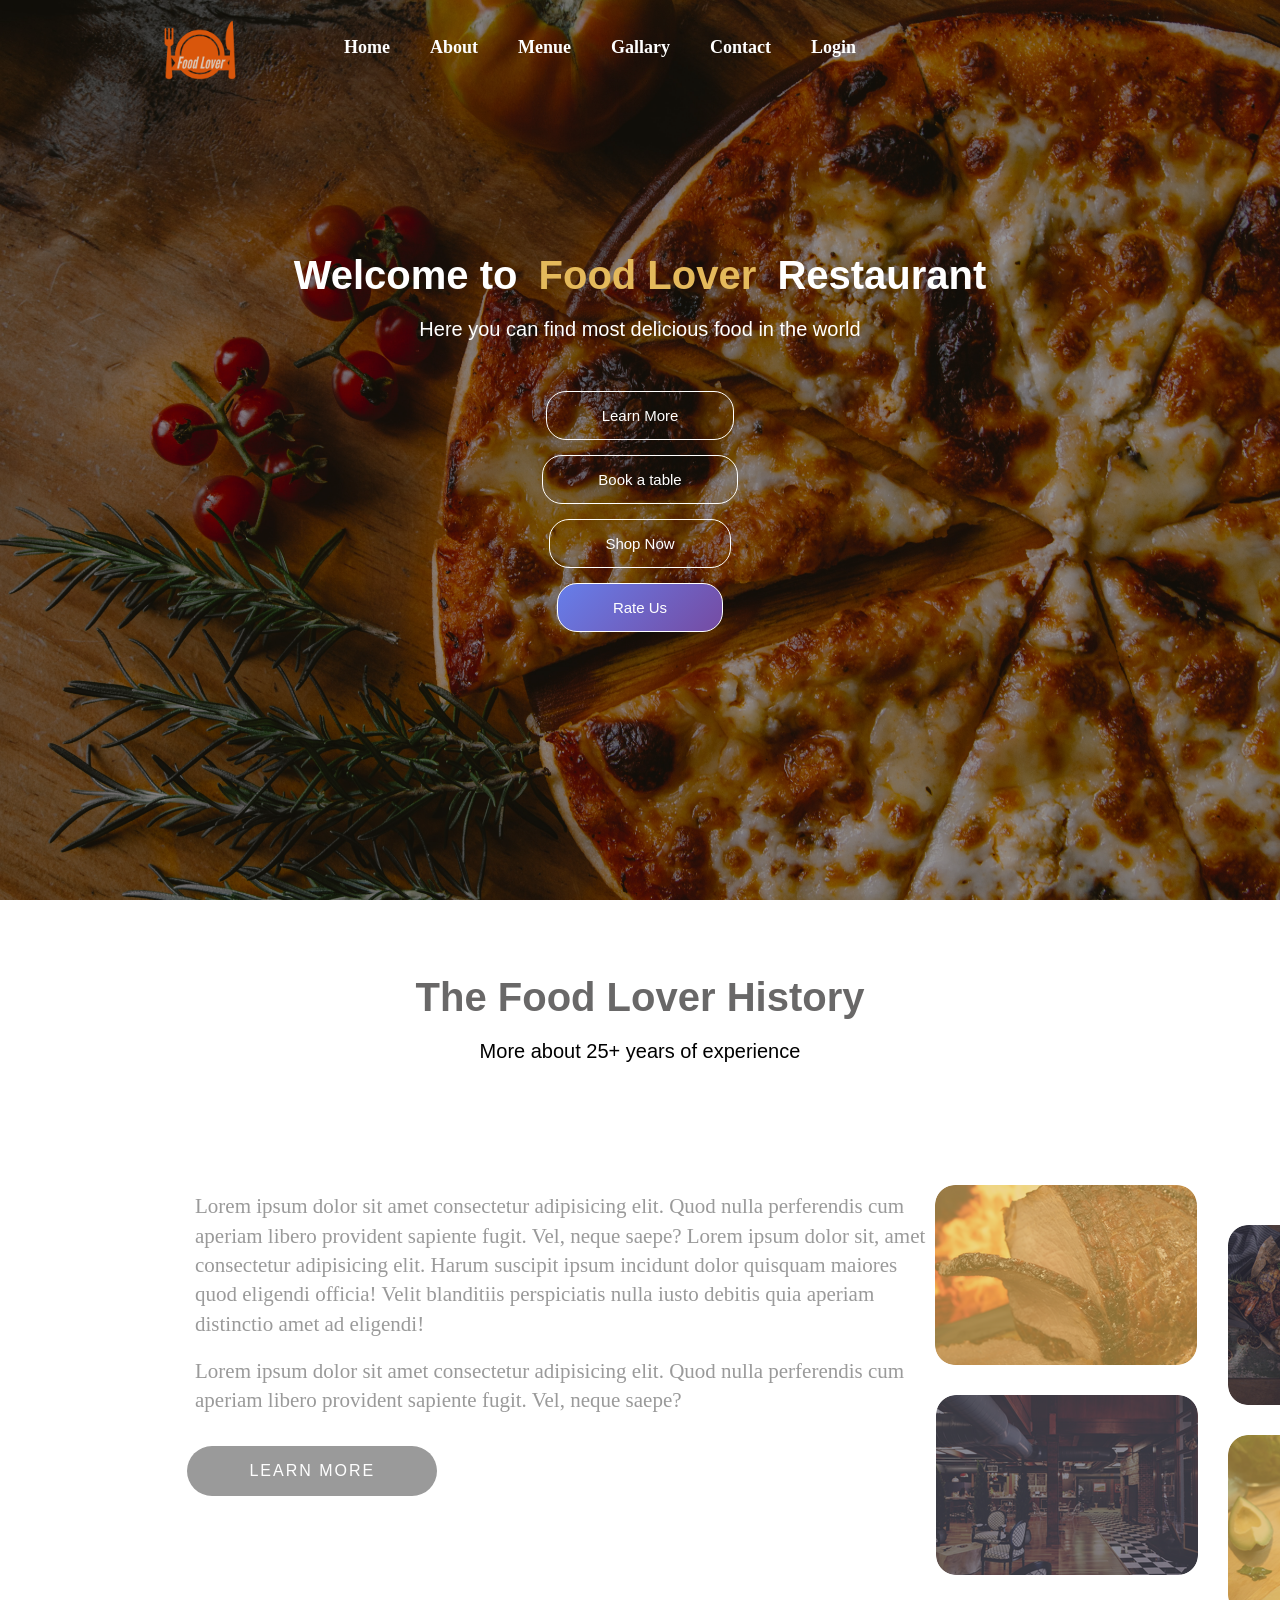
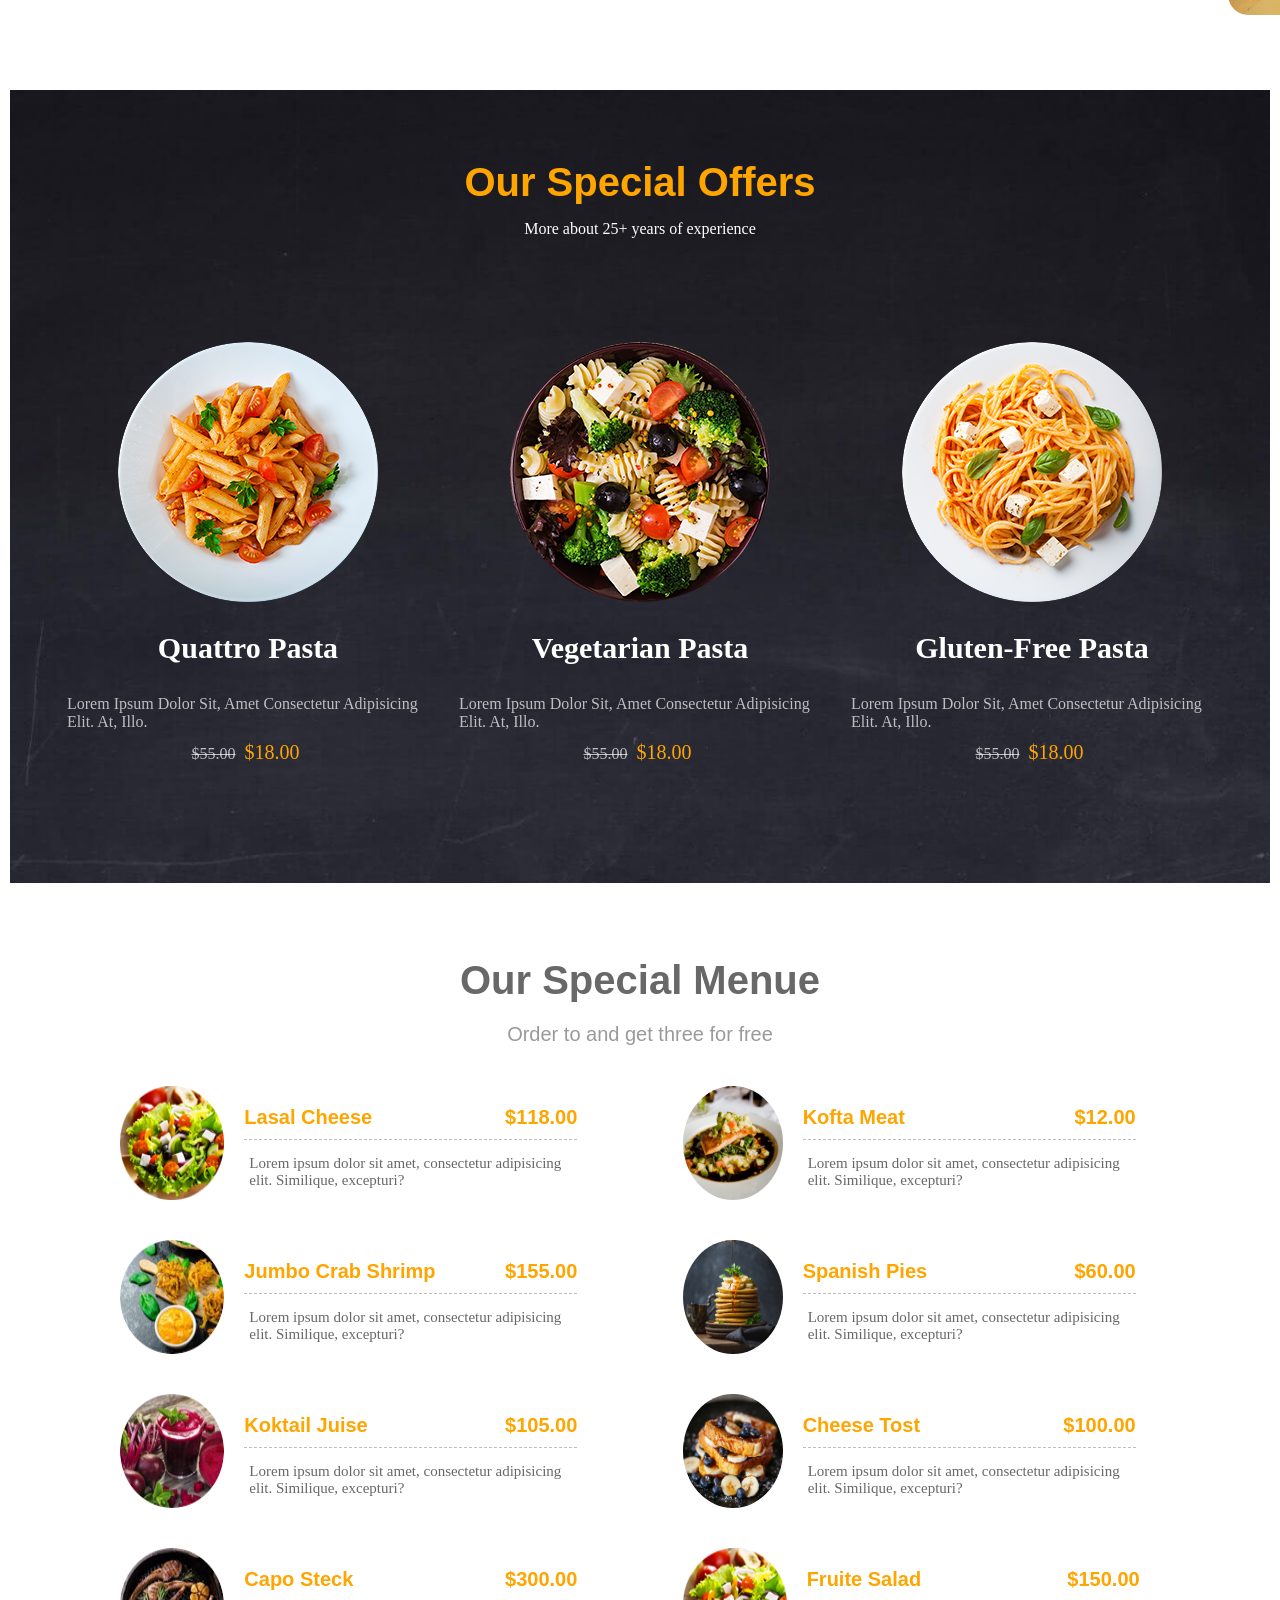
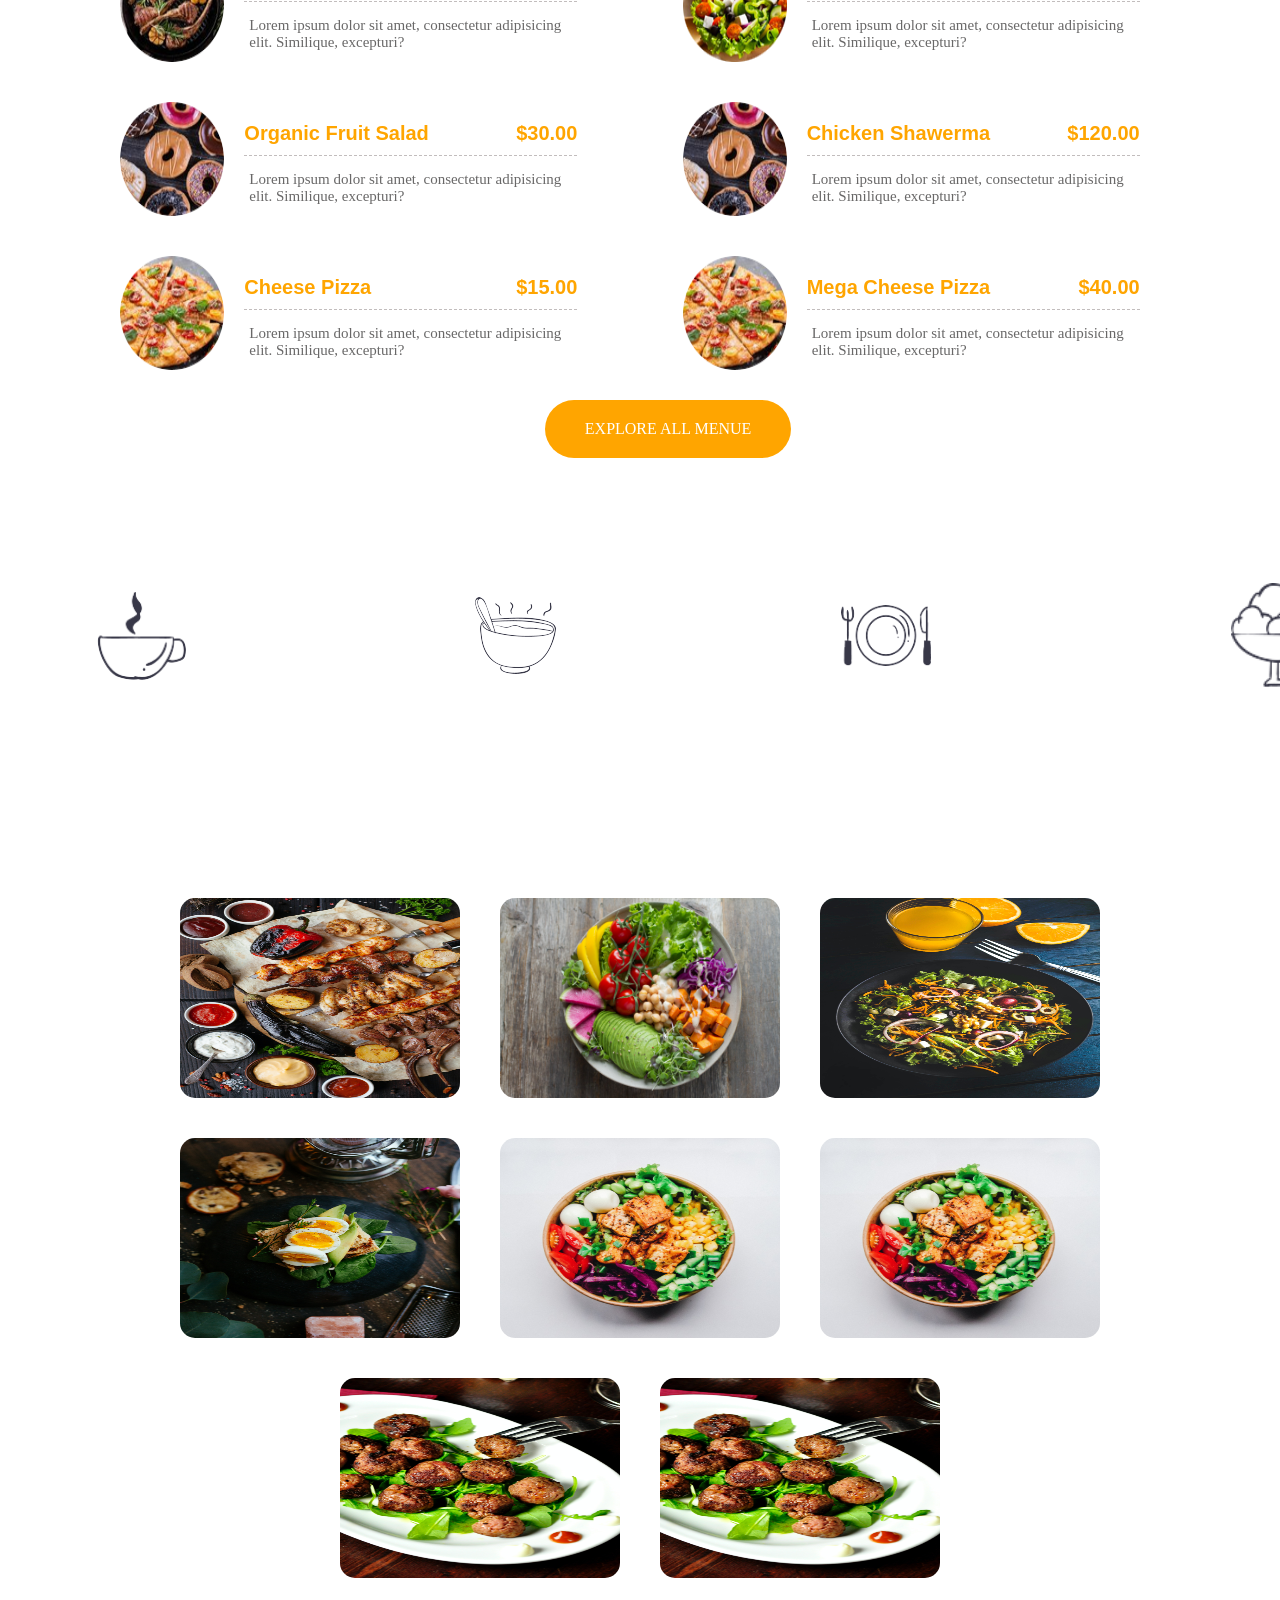
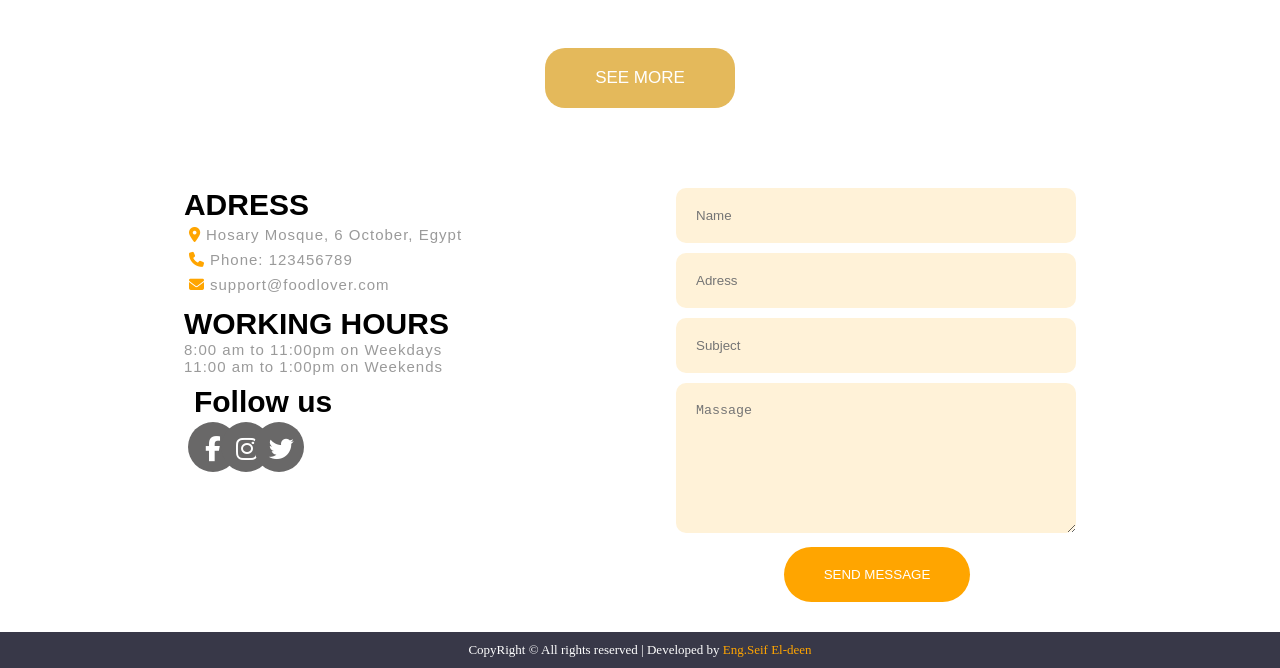
<file: index.html>
<!DOCTYPE html>
<html lang="en">

<head>
    <meta charset="UTF-8">
    <meta name="viewport" content="width=device-width, initial-scale=1.0">
    <title>Restaurant</title>
    <link rel="stylesheet" href="Css/style.css">
    <link rel="icon" href="img/restaurant logo.png">
    <link rel="stylesheet" href="https://cdnjs.cloudflare.com/ajax/libs/font-awesome/6.6.0/css/all.min.css">
    <meta property="og:title" content="Food Lover Restaurant">
    <meta property="og:description" content="A cozy spot serving fresh, delicious meals made with love. Perfect for anyone craving authentic flavors and great vibes.">
    <meta property="og:image" content="https://tse1.mm.bing.net/th/id/OIP.NtmUiwS-DP926vHo_ED57gHaE7?rs=1&pid=ImgDetMain&o=7&rm=3">
    <meta property="og:url" content="https://seifeldeen-div.github.io/food-lover-restaurant/Restaurant%20web.html#home">
    <meta property="og:type" content="website">
</head>

<body>
    <!-- header start -->
    <header id="home">
        <div class="navbar">
            <img class="logo" src="img/logo.png" alt="">
            <div class="menu-toggle" id="menuToggle">
                <span></span>
                <span></span>
                <span></span>
            </div>
            <nav id="navMenu">
                <ul>
                    <li><a href="#home"> Home </a></li>
                    <li><a href="#about"> About </a></li>
                    <li><a href="#menue"> Menue </a></li>
                    <li><a href="#gallary"> Gallary </a></li>
                    <li><a href="#contact"> Contact </a></li>
                    <li><a href="login.html" id="loginLink">Login</a></li>
                    <li><a href="profile.html" id="profileLink" style="display: none;">Profile</a></li>
                    <li><a href="products.html" id="productsLink" style="display: none;">Products</a></li>
                    <li><a href="booking.html" id="bookingLink" style="display: none;">Booking</a></li>
                    <li><a href="#" id="logoutLink" style="display: none;">Logout</a></li>
                </ul>
            </nav>
            <div class="cart-icon-container">
                <a href="products.html#cart" class="cart-icon" id="cartLink" style="display: none;">
                    <i class="fa-solid fa-cart-shopping"></i>
                    <span class="cart-count" id="cartCount">0</span>
                </a>
            </div>
        </div>
        <div class="content">
            <h1>Welcome to <span>Food Lover </span>Restaurant</h1>
            <p>
                Here you can find most delicious food in the world
            </p>
            <a class="btn btn-prime" href="learn-more.html">Learn More</a>
            <a class="btn btn-prime" href="booking.html" style="margin-top: 15px;">Book a table</a>
            <a class="btn btn-prime" href="products.html" style="margin-top: 15px;">Shop Now</a>
            <a class="btn btn-prime rate-btn" href="learn-more.html#rate" style="margin-top: 15px;">Rate Us</a>
        </div>
    </header>
    <!-- header end -->
    <main>
        <!-- about start -->
        <section id="about">
            <div class="container">
                <div class="title">
                    <h2>The food lover history</h2>
                    <p>More about 25+ years of experience</p>
                </div>
                <!-- about end -->
                <div class="ab-content">
                    <div class="about-content">
                        <p>
                            Lorem ipsum dolor sit amet consectetur adipisicing elit.
                            Quod nulla perferendis cum aperiam libero provident
                            sapiente fugit. Vel, neque saepe?
                            Lorem ipsum dolor sit, amet consectetur adipisicing elit. Harum
                            suscipit ipsum incidunt dolor quisquam maiores quod eligendi officia!
                            Velit blanditiis perspiciatis nulla iusto debitis quia aperiam distinctio
                            amet ad eligendi!
                        </p>
                        <br>
                        <p>
                            Lorem ipsum dolor sit amet consectetur adipisicing elit.
                            Quod nulla perferendis cum aperiam libero provident
                            sapiente fugit. Vel, neque saepe?
                        </p>
                        <a href="learn-more.html">LEARN MORE</a>
                    </div>
                    <img src="img/about_img.png" alt="">
                </div>
            </div>
        </section>
        <!-- about end -->
        <!-- offer start -->
        <section id="offer">
            <div class="container">
                <div class="title">
                    <h2>Our special offers</h2>
                    <p>More about 25+ years of experience</p>
                </div>
                <div class="offers">
                    <div class="card">
                        <div class="offer">
                            <img src="img/offer1.png" alt="">
                        </div>
                        <h3>Quattro pasta</h3>
                        <p>Lorem ipsum dolor sit, amet consectetur
                            adipisicing elit. At, illo.
                        </p>
                        <p><del>$55.00</del> <span class="off-price">$18.00</span></p>
                    </div>

                    <div class="card">
                        <div class="offer">
                            <img src="img/offer2.png" alt="">
                        </div>
                        <h3>Vegetarian pasta</h3>
                        <p>Lorem ipsum dolor sit, amet consectetur
                            adipisicing elit. At, illo.
                        </p>
                        <p><del>$55.00</del> <span class="off-price">$18.00</span></p>
                    </div>
                    <div class="card">
                        <div class="offer">
                            <img src="img/offer3.png" alt="">
                        </div>
                        <h3>Gluten-free pasta</h3>
                        <p>Lorem ipsum dolor sit, amet consectetur
                            adipisicing elit. At, illo.
                        </p>
                        <p><del>$55.00</del> <span class="off-price">$18.00</span></p>
                    </div>
                </div>
            </div>
        </section>
        <!-- offer end -->
        <!-- menue start  -->
        <section id="menue">
            <div class="container">
                <div class="title">
                    <h2>Our special menue</h2>
                    <p>Order to and get three for free</p>
                </div>
                <div class="items">
                    <div class="r-items">
                        <div class="item">
                            <img src="img/food1.png" alt="">
                            <div>
                                <h3>Lasal cheese <span>$118.00</span></h3>
                                <p>Lorem ipsum dolor sit amet, consectetur
                                    adipisicing elit. Similique, excepturi?
                                </p>
                            </div>
                        </div>
                        <div class="item">
                            <img src="img/food2.png" alt="">
                            <div>
                                <h3>Jumbo crab shrimp <span>$155.00</span></h3>
                                <p>Lorem ipsum dolor sit amet, consectetur
                                    adipisicing elit. Similique, excepturi?
                                </p>
                            </div>
                        </div>
                        <div class="item">
                            <img src="img/food3.png" alt="">
                            <div>
                                <h3>Koktail juise <span>$105.00</span></h3>
                                <p>Lorem ipsum dolor sit amet, consectetur
                                    adipisicing elit. Similique, excepturi?
                                </p>
                            </div>
                        </div>
                        <div class="item">
                            <img src="img/food4.png" alt="">
                            <div>
                                <h3>Capo Steck <span>$300.00</span></h3>
                                <p>Lorem ipsum dolor sit amet, consectetur
                                    adipisicing elit. Similique, excepturi?
                                </p>
                            </div>
                        </div>
                        <div class="item">
                            <img src="img/food5.png" alt="">
                            <div>
                                <h3>Organic fruit salad <span>$30.00</span></h3>
                                <p>Lorem ipsum dolor sit amet, consectetur
                                    adipisicing elit. Similique, excepturi?
                                </p>
                            </div>
                        </div>
                        <div class="item">
                            <img src="img/food6.png" alt="">
                            <div>
                                <h3>Cheese pizza <span>$15.00</span></h3>
                                <p>Lorem ipsum dolor sit amet, consectetur
                                    adipisicing elit. Similique, excepturi?
                                </p>
                            </div>
                        </div>
                    </div>
                    <div class="l-items">
                        <div class="item">
                            <img src="img/food7.jpeg" alt="" style="width: 100px; border-radius: 100%;">
                            <div>
                                <h3>Kofta Meat <span>$12.00</span></h3>
                                <p>Lorem ipsum dolor sit amet, consectetur
                                    adipisicing elit. Similique, excepturi?
                                </p>
                            </div>
                        </div>
                        <div class="item">
                            <img src="img/food8.jpeg" alt="" style="width: 100px; border-radius: 100%;">
                            <div>
                                <h3>Spanish pies <span>$60.00</span></h3>
                                <p>Lorem ipsum dolor sit amet, consectetur
                                    adipisicing elit. Similique, excepturi?
                                </p>
                            </div>
                        </div>
                        <div class="item">
                            <img src="img/food9.jpeg" alt="" style="width: 100px; border-radius: 100%;">
                            <div>
                                <h3>Cheese tost <span>$100.00</span></h3>
                                <p>Lorem ipsum dolor sit amet, consectetur
                                    adipisicing elit. Similique, excepturi?
                                </p>
                            </div>
                        </div>
                        <div class="item">
                            <img src="img/food1.png" alt="">
                            <div>
                                <h3>Fruite salad <span>$150.00</span></h3>
                                <p>Lorem ipsum dolor sit amet, consectetur
                                    adipisicing elit. Similique, excepturi?
                                </p>
                            </div>
                        </div>
                        <div class="item">
                            <img src="img/food5.png" alt="">
                            <div>
                                <h3>Chicken shawerma <span>$120.00</span></h3>
                                <p>Lorem ipsum dolor sit amet, consectetur
                                    adipisicing elit. Similique, excepturi?
                                </p>
                            </div>
                        </div>
                        <div class="item">
                            <img src="img/food6.png" alt="">
                            <div>
                                <h3>Mega Cheese pizza <span>$40.00</span></h3>
                                <p>Lorem ipsum dolor sit amet, consectetur
                                    adipisicing elit. Similique, excepturi?
                                </p>
                            </div>
                        </div>
                    </div>
                </div>
                <a href="#">EXPLORE ALL MENUE</a>
            </div>
        </section>
        <!-- menue end  -->
        <!-- day time start  -->
        <section id="day-time">
            <div class="contain">
                <div class="items">
                    <div class="item">
                        <img src="img/breckfastIcon.png" alt="">
                        <div class="title">
                            <h3>Breakfast</h3>
                            <p>4:00 am to 7:00 pm</p>
                        </div>
                    </div>
                    <div class="item">
                        <img src="img/lunchIcon.png" alt="">
                        <div class="title">
                            <h3>Lunch</h3>
                            <p>8:00 am to 10:00 pm</p>
                        </div>
                    </div>
                    <div class="item">
                        <img src="img/dinnerIcon.png" alt="">
                        <div class="title">
                            <h3>Dinner</h3>
                            <p>9:00 pm to 1:00 am</p>
                        </div>
                    </div>
                    <div class="item">
                        <img src="img/dessertIcon.png" alt="">
                        <div class="title">
                            <h3>Dessert</h3>
                            <p>All day</p>
                        </div>
                    </div>
                </div>
            </div>
        </section>
        <!-- day time end  -->
        <!-- Gallary start -->
        <section id="gallary">
            <div class="g-content">
                <div class="title">
                    <!-- <h2>Our food gallary</h2> -->
                </div>
                <div class="g-imgs">
                    <img src="img/gallery1.jpeg" alt="food gallary">
                    <img src="img/gallery2.jpeg" alt="food gallary">
                    <img src="img/gallery3.jpeg" alt="food gallary">
                    <img src="img/gallery4.jpeg" alt="food gallary">
                    <img src="img/gallery5.jpeg" alt="food gallary">
                    <img src="img/gallery5.jpeg" alt="food gallary">
                    <img src="img/gallery6.jpeg" alt="food gallary">
                    <img src="img/gallery6.jpeg" alt="food gallary">
                </div>
            </div>
            <button>SEE MORE</button>
        </section>
        <!-- Gallary end -->
        <!-- contact start  -->
        <section id="contact">
            <div class="con-content">
                <div class="r-inf">
                    <div class="address">
                        <h2>ADRESS</h2>
                        <p><i class="fa-solid fa-location-dot"></i>Hosary Mosque, 6 October, Egypt </p>
                        <p><i class="fa-solid fa-phone"></i>Phone: 123456789</p>
                        <p><i class="fa-solid fa-envelope"></i>support@foodlover.com</p>
                    </div>
                    <div class="working-hou">
                        <h2>WORKING HOURS</h2>
                        <P>8:00 am to 11:00pm on Weekdays</P>
                        <P>11:00 am to 1:00pm on Weekends</P>
                    </div>
                    <div class="follow">
                        <!-- links -->
                        <div class="fol-us">
                            <h2>Follow us</h2>
                        </div>
                        <div class="move-lin">
                            <a href="#"><i class="fa-brands fa-facebook-f"></i></a>
                            <a href="#"><i class="fa-brands fa-instagram"></i></a>
                            <a href="#"><i class="fa-brands fa-twitter"></i></a>
                        </div>
                    </div>
                </div>
                <div class="l-inf">
                    <form action="">
                        <div class="name">
                            <input type="text" name="" id="name" placeholder="Name">
                        </div>
                        <div class="adress">
                            <input type="text" name="" id="adress" placeholder="Adress">
                        </div>
                        <div class="supj">
                            <input type="text" name="" id="supj" placeholder="Subject">
                        </div>
                        <div class="message">
                            <textarea name="" id="message" placeholder="Massage" style="height: 150px;"></textarea>
                        </div>
                        <div class="btn">
                            <button>SEND MESSAGE</button>
                        </div>
                    </form>
                </div>
            </div>
        </section>
        <!-- contact end  -->
    </main>
    <!-- footer  -->
    <footer>
        <p>CopyRight &copy; All rights reserved | Developed by
            <a href="https://www.linkedin.com/in/seifeldeen-div/">Eng.Seif El-deen</a>
        </p>
    </footer>
    <script src="js/app.js"></script>
    <script>
        // Update auth links based on login status
        document.addEventListener('DOMContentLoaded', function() {
            const currentUser = getCurrentUser();
            const loginLink = document.getElementById('loginLink');
            const profileLink = document.getElementById('profileLink');
            const productsLink = document.getElementById('productsLink');
            const bookingLink = document.getElementById('bookingLink');
            const logoutLink = document.getElementById('logoutLink');
            const cartLink = document.getElementById('cartLink');

            if (currentUser) {
                if (loginLink) loginLink.style.display = 'none';
                if (profileLink) profileLink.style.display = 'block';
                if (productsLink) productsLink.style.display = 'block';
                if (bookingLink) bookingLink.style.display = 'block';
                if (logoutLink) {
                    logoutLink.style.display = 'block';
                    logoutLink.addEventListener('click', function(e) {
                        e.preventDefault();
                        logout();
                    });
                }
                if (cartLink) cartLink.style.display = 'block';
            } else {
                if (loginLink) loginLink.style.display = 'block';
                if (profileLink) profileLink.style.display = 'none';
                if (productsLink) productsLink.style.display = 'none';
                if (bookingLink) bookingLink.style.display = 'none';
                if (logoutLink) logoutLink.style.display = 'none';
                if (cartLink) cartLink.style.display = 'none';
            }
        });
    </script>
</body>

</html>
</file>
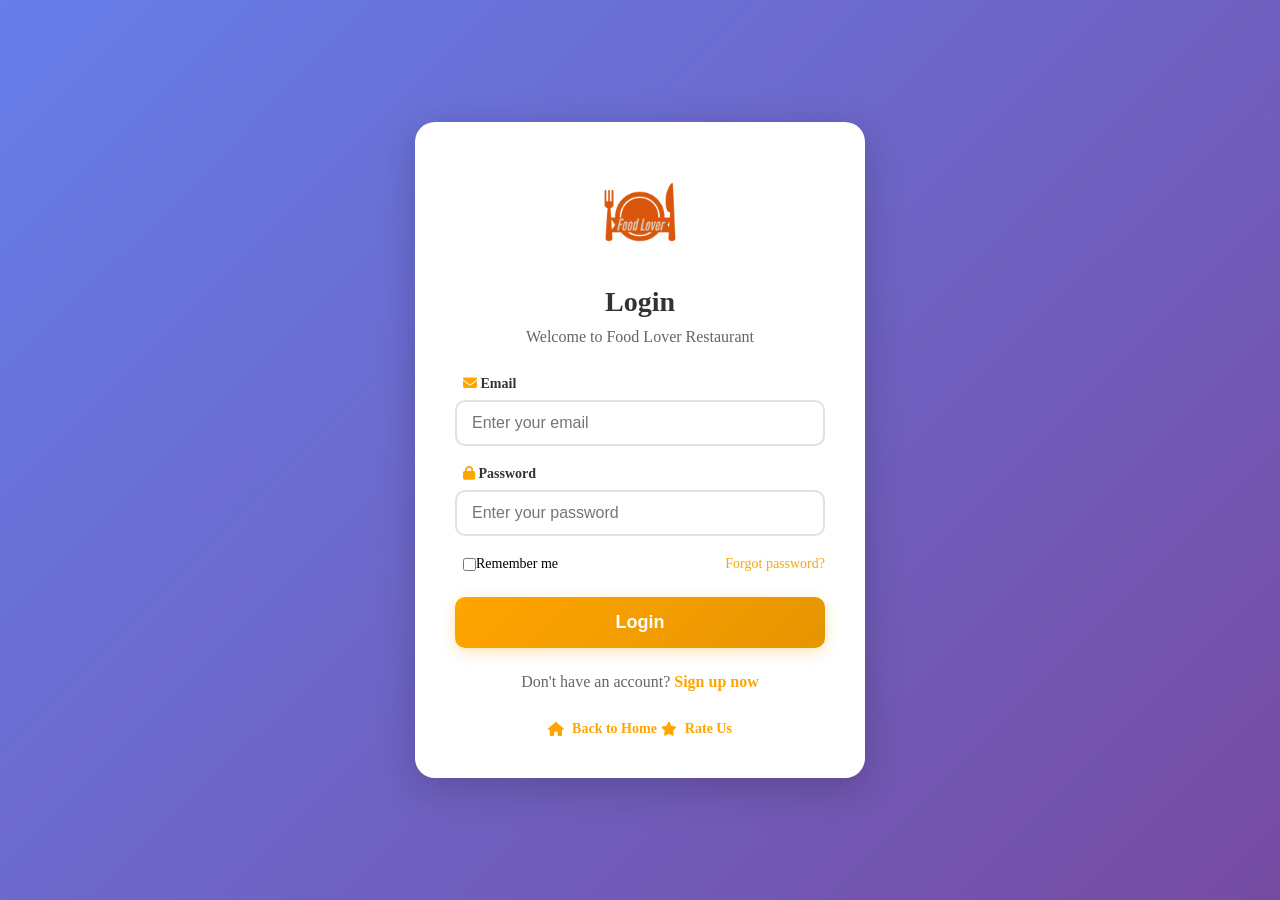
<file: booking.html>
<!DOCTYPE html>
<html lang="en">

<head>
    <meta charset="UTF-8">
    <meta name="viewport" content="width=device-width, initial-scale=1.0">
    <title>Book a Table - Food Lover</title>
    <link rel="stylesheet" href="Css/style.css">
    <link rel="stylesheet" href="Css/booking.css">
    <link rel="icon" href="img/restaurant logo.png">
    <link rel="stylesheet" href="https://cdnjs.cloudflare.com/ajax/libs/font-awesome/6.6.0/css/all.min.css">
</head>

<body>
    <header id="home">
        <div class="navbar">
            <img class="logo" src="img/logo.png" alt="">
            <div class="menu-toggle" id="menuToggle">
                <span></span>
                <span></span>
                <span></span>
            </div>
            <nav id="navMenu">
                <ul>
                    <li><a href="index.html">Home</a></li>
                    <li><a href="products.html">Products</a></li>
                    <li><a href="booking.html" class="active">Booking</a></li>
                    <li><a href="profile.html">Profile</a></li>
                    <li><a href="#" id="logoutBtn">Logout</a></li>
                </ul>
            </nav>
            <div class="cart-icon-container">
                <a href="products.html#cart" class="cart-icon">
                    <i class="fa-solid fa-cart-shopping"></i>
                    <span class="cart-count" id="cartCount">0</span>
                </a>
            </div>
        </div>
        <div class="content">
            <h1>Welcome to <span>Food Lover </span>Restaurant</h1>
            <p>
                Booking Page
            </p>
        </div>
    </header>

    <main>
        <section class="booking-section">
            <div class="container">
                <h2 class="section-title">Book a Table</h2>
                <div class="booking-content">
                    <div class="booking-form-container">
                        <form id="bookingForm" class="booking-form">
                            <div class="form-group">
                                <label for="bookingDate"><i class="fa-solid fa-calendar"></i> Date</label>
                                <input type="date" id="bookingDate" name="bookingDate" required>
                            </div>
                            <div class="form-group">
                                <label for="bookingTime"><i class="fa-solid fa-clock"></i> Time</label>
                                <select id="bookingTime" name="bookingTime" required>
                                    <option value="">Select Time</option>
                                    <option value="12:00">12:00 PM</option>
                                    <option value="13:00">1:00 PM</option>
                                    <option value="14:00">2:00 PM</option>
                                    <option value="15:00">3:00 PM</option>
                                    <option value="18:00">6:00 PM</option>
                                    <option value="19:00">7:00 PM</option>
                                    <option value="20:00">8:00 PM</option>
                                    <option value="21:00">9:00 PM</option>
                                    <option value="22:00">10:00 PM</option>
                                </select>
                            </div>
                            <div class="form-group">
                                <label for="guests"><i class="fa-solid fa-users"></i> Number of Guests</label>
                                <input type="number" id="guests" name="guests" min="1" max="20" required placeholder="Number of guests">
                            </div>
                            <div class="form-group">
                                <label for="tableType"><i class="fa-solid fa-chair"></i> Table Type</label>
                                <select id="tableType" name="tableType" required>
                                    <option value="">Select Table Type</option>
                                    <option value="standard">Standard (2-4 guests)</option>
                                    <option value="large">Large (5-8 guests)</option>
                                    <option value="vip">VIP (9+ guests)</option>
                                </select>
                            </div>
                            <div class="form-group">
                                <label for="specialRequests"><i class="fa-solid fa-comment"></i> Special Requests (Optional)</label>
                                <textarea id="specialRequests" name="specialRequests" rows="4" placeholder="Any special requests or notes..."></textarea>
                            </div>
                            <button type="submit" class="btn-booking">Book Table</button>
                        </form>
                    </div>

                    <div class="booking-info">
                        <div class="info-card">
                            <h3><i class="fa-solid fa-info-circle"></i> Booking Information</h3>
                            <ul>
                                <li>You can book up to 7 days in advance</li>
                                <li>Minimum booking time: 1 hour before selected time</li>
                                <li>For cancellations, please cancel at least 24 hours in advance</li>
                                <li>Bookings available from 12:00 PM to 11:00 PM</li>
                            </ul>
                        </div>
                        <div class="info-card">
                            <h3><i class="fa-solid fa-clock"></i> Working Hours</h3>
                            <ul>
                                <li><strong>Breakfast:</strong> 4:00 AM - 7:00 PM</li>
                                <li><strong>Lunch:</strong> 8:00 AM - 10:00 PM</li>
                                <li><strong>Dinner:</strong> 9:00 PM - 1:00 AM</li>
                                <li><strong>Dessert:</strong> All day</li>
                            </ul>
                        </div>
                    </div>
                </div>
            </div>
        </section>

        <!-- My Bookings Section -->
        <section id="myBookings" class="my-bookings-section">
            <div class="container">
                <h2 class="section-title">My Bookings</h2>
                <div class="bookings-list" id="bookingsList">
                    <p class="empty-bookings">No previous bookings</p>
                </div>
            </div>
        </section>
    </main>

    <footer>
        <p>CopyRight &copy; All rights reserved | Made by
            <a href="#">Eng.Seif El-deen</a>
        </p>
    </footer>

    <script src="js/app.js"></script>
    <script src="js/auth.js"></script>
    <script src="js/booking.js"></script>
</body>

</html>
</file>
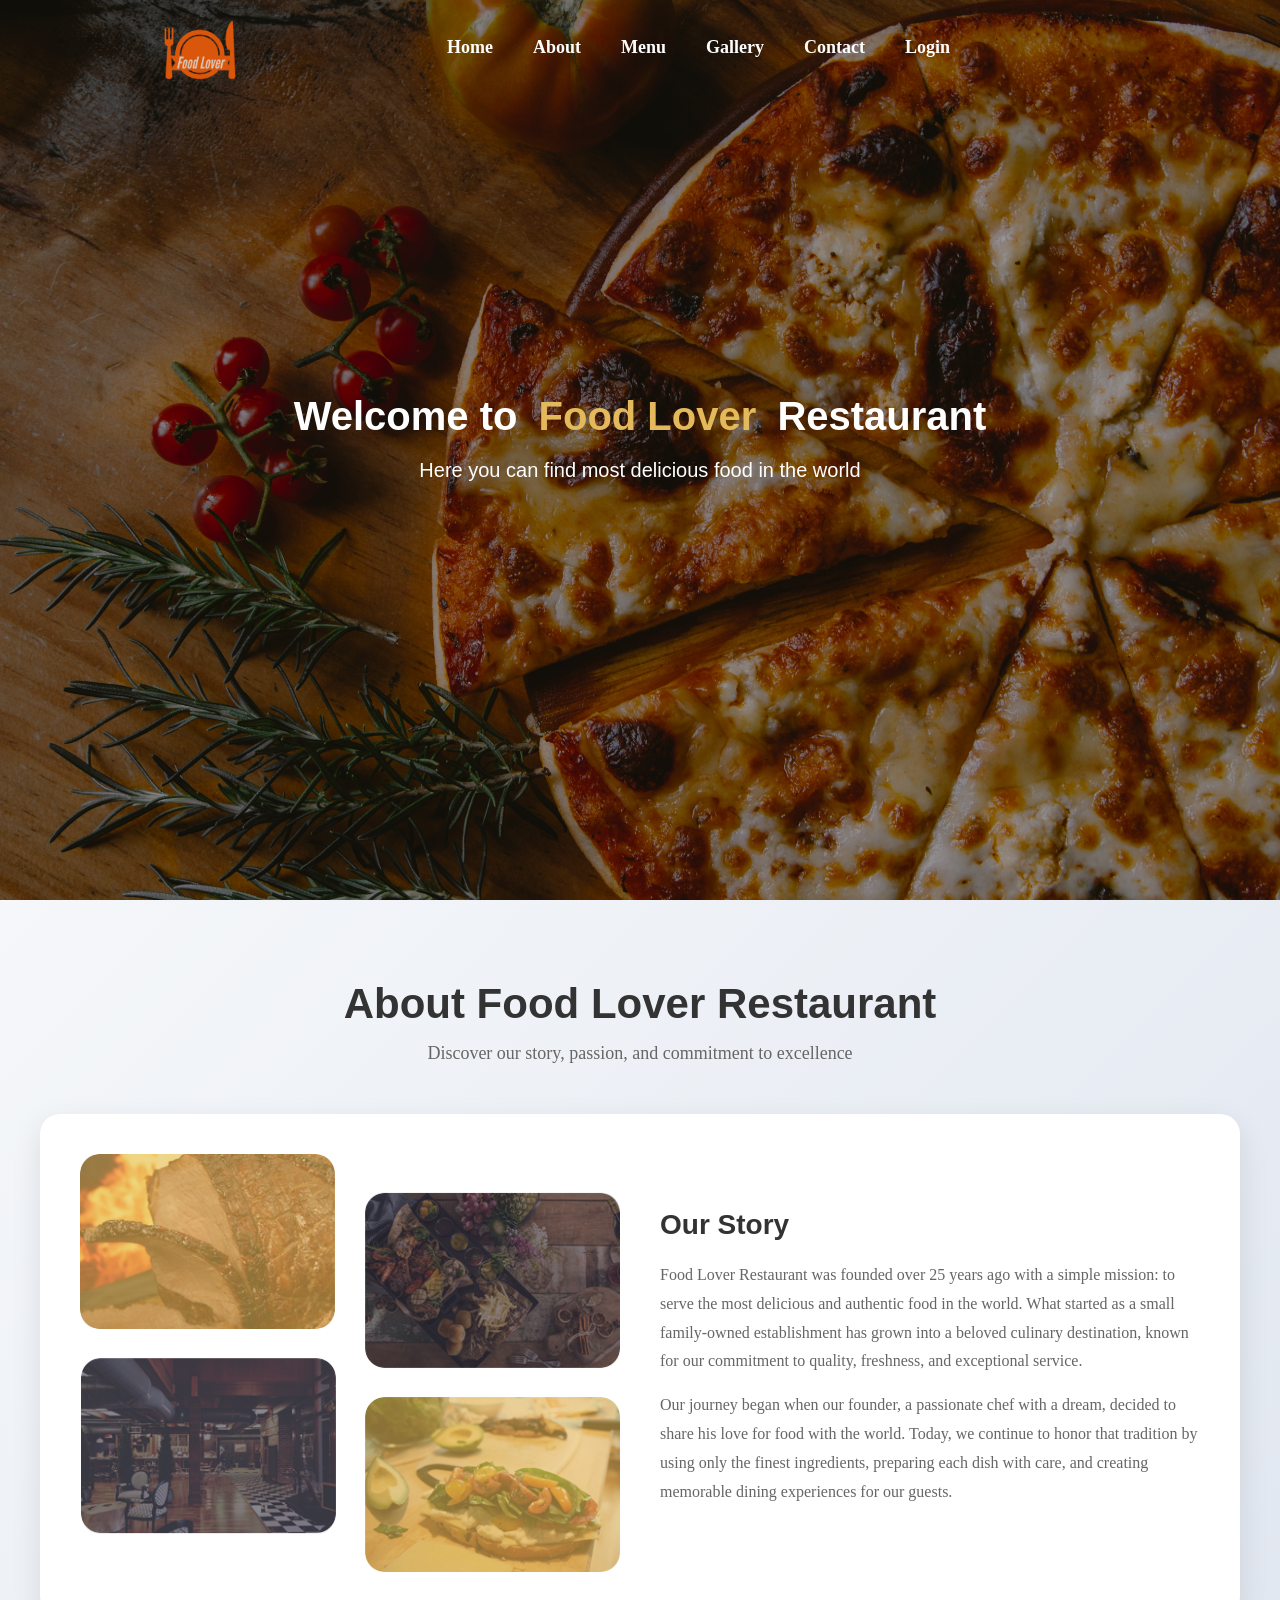
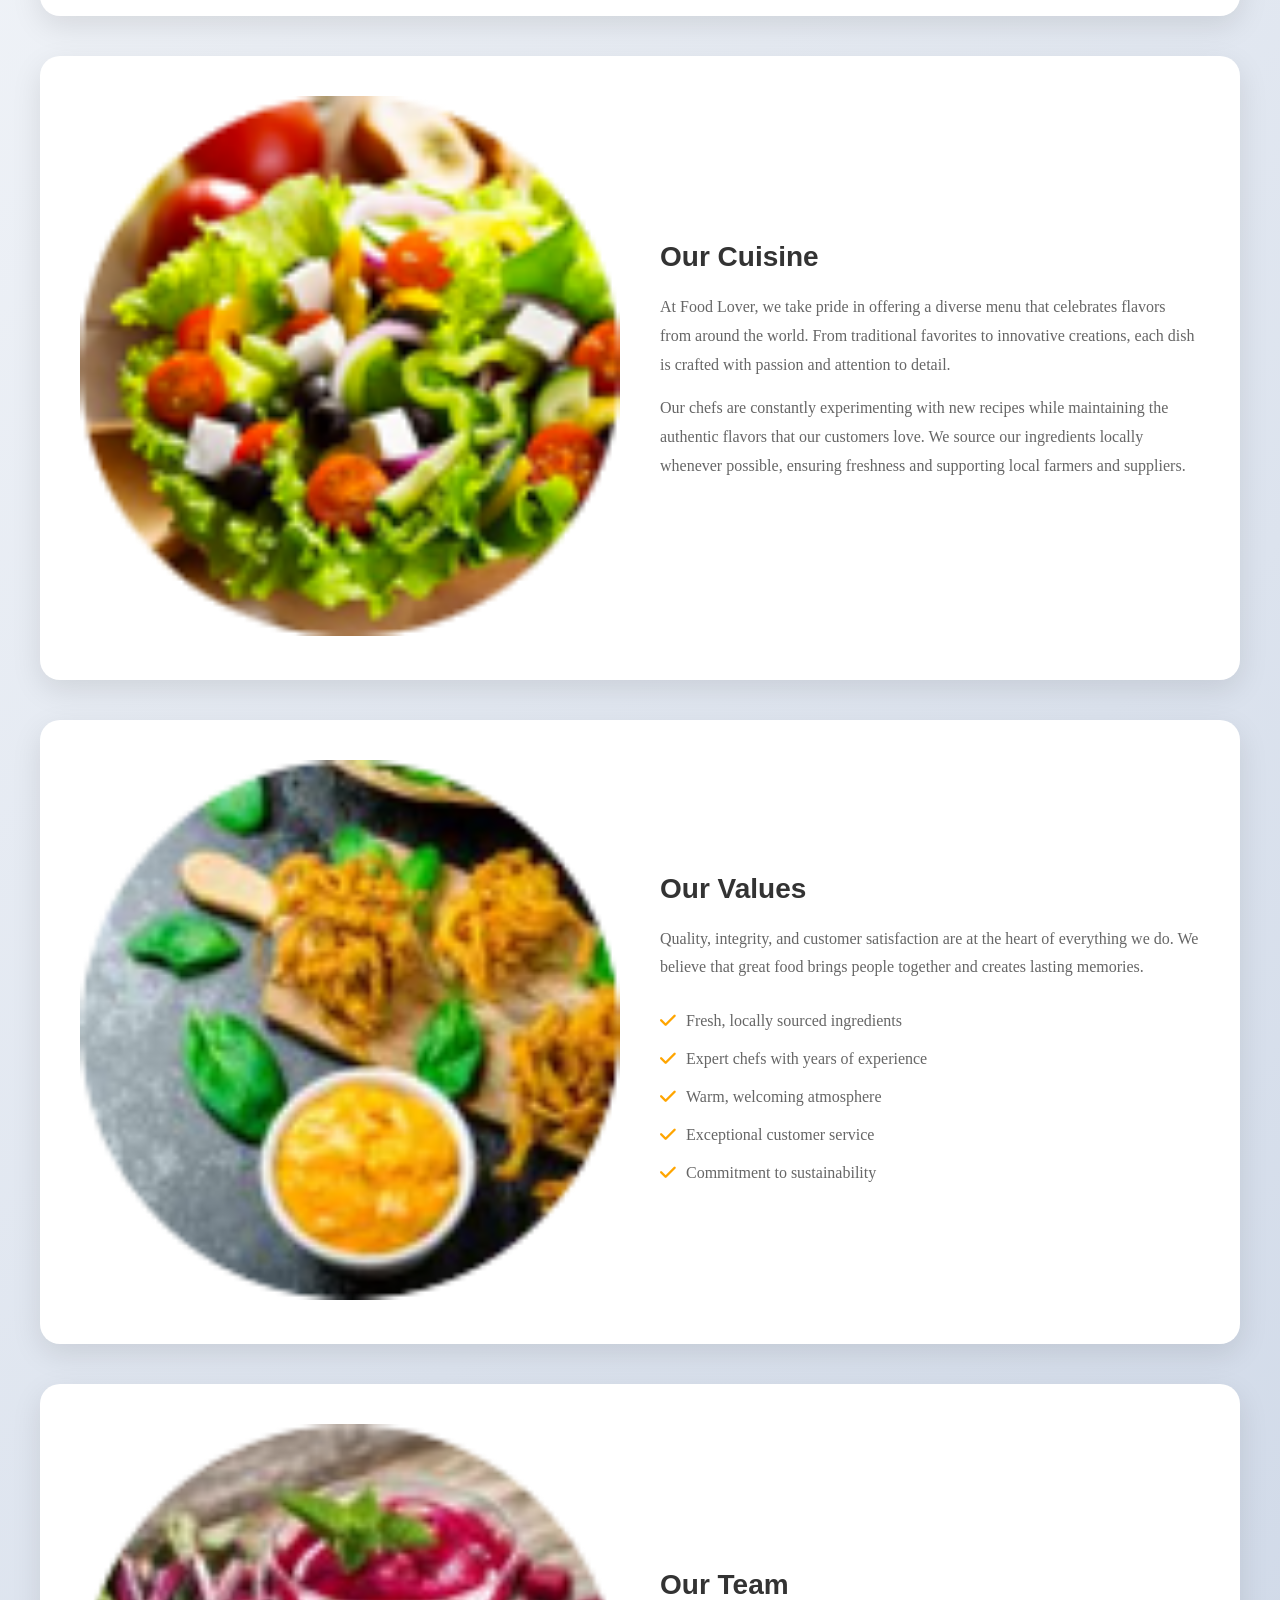
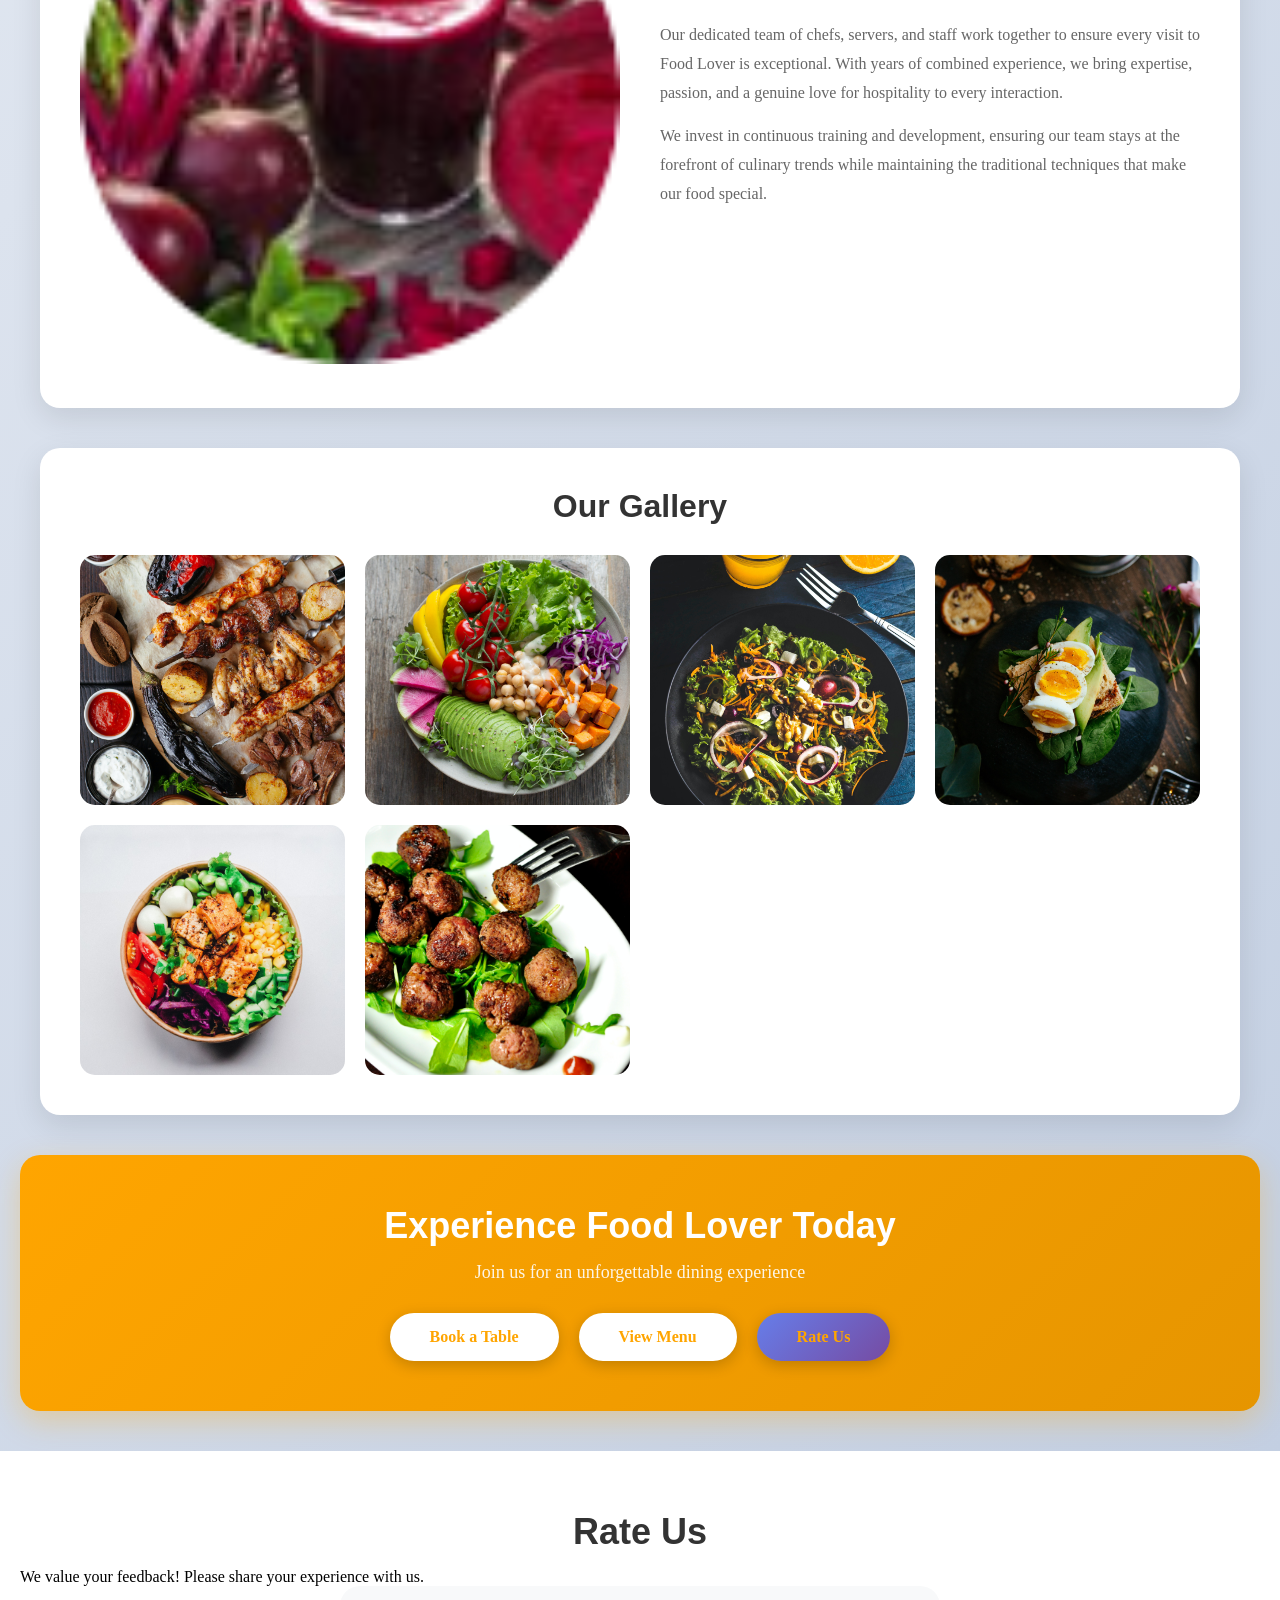
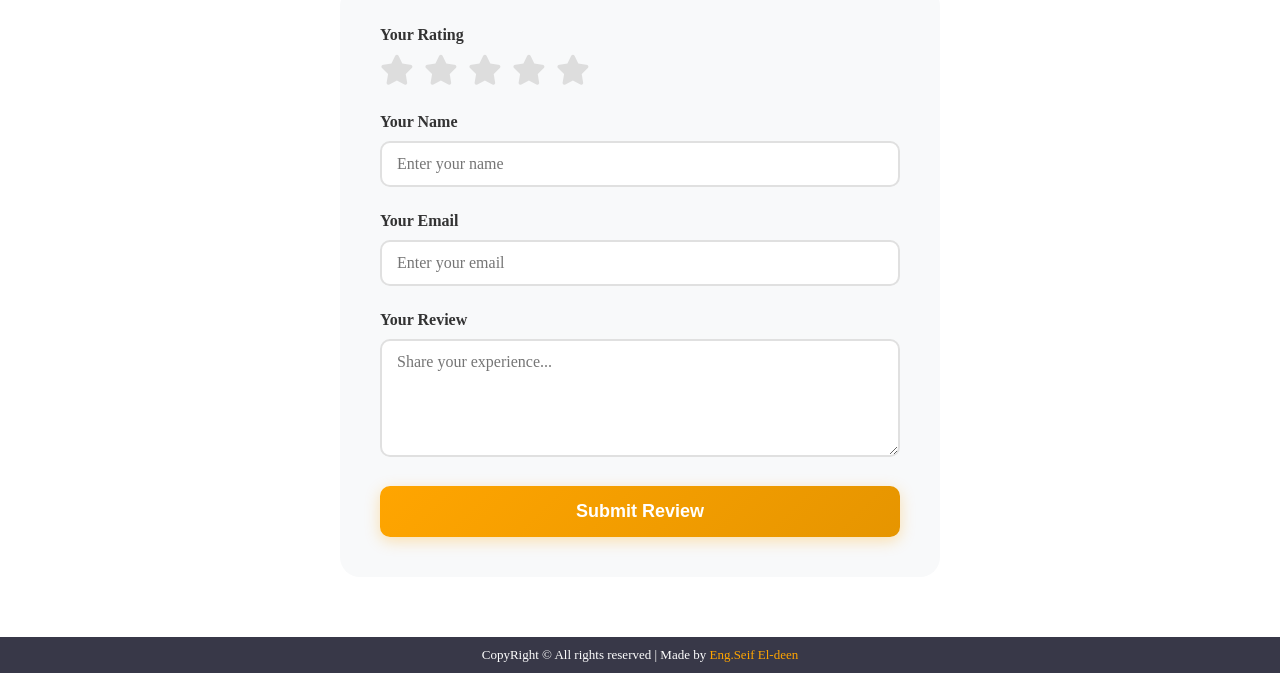
<file: learn-more.html>
<!DOCTYPE html>
<html lang="en">

<head>
    <meta charset="UTF-8">
    <meta name="viewport" content="width=device-width, initial-scale=1.0">
    <title>Learn More - Food Lover</title>
    <link rel="stylesheet" href="Css/style.css">
    <link rel="stylesheet" href="Css/learn-more.css">
    <link rel="icon" href="img/restaurant logo.png">
    <link rel="stylesheet" href="https://cdnjs.cloudflare.com/ajax/libs/font-awesome/6.6.0/css/all.min.css">
</head>

<body>
    <header id="home">
        <div class="navbar">
            <img class="logo" src="img/logo.png" alt="">
            <div class="menu-toggle" id="menuToggle">
                <span></span>
                <span></span>
                <span></span>
            </div>
            <nav id="navMenu">
                <ul>
                    <li><a href="index.html">Home</a></li>
                    <li><a href="Restaurant web.html#about">About</a></li>
                    <li><a href="Restaurant web.html#menue">Menu</a></li>
                    <li><a href="Restaurant web.html#gallary">Gallery</a></li>
                    <li><a href="Restaurant web.html#contact">Contact</a></li>
                    <li><a href="login.html" id="loginLink">Login</a></li>
                    <li><a href="profile.html" id="profileLink" style="display: none;">Profile</a></li>
                    <li><a href="products.html" id="productsLink" style="display: none;">Products</a></li>
                    <li><a href="booking.html" id="bookingLink" style="display: none;">Booking</a></li>
                    <li><a href="#" id="logoutLink" style="display: none;">Logout</a></li>
                </ul>
            </nav>
        </div>
        <div class="content">
            <h1>Welcome to <span>Food Lover </span>Restaurant</h1>
            <p>
                Here you can find most delicious food in the world
            </p>
        </div>
    </header>

    <main>
        <section class="learn-more-section">
            <div class="container">
                <div class="section-header">
                    <h2>About Food Lover Restaurant</h2>
                    <p>Discover our story, passion, and commitment to excellence</p>
                </div>

                <div class="content-grid">
                    <div class="info-card">
                        <div class="card-image">
                            <img src="img/about_img.png" alt="Our Restaurant">
                        </div>
                        <div class="card-content">
                            <h3>Our Story</h3>
                            <p>
                                Food Lover Restaurant was founded over 25 years ago with a simple mission: 
                                to serve the most delicious and authentic food in the world. What started 
                                as a small family-owned establishment has grown into a beloved culinary 
                                destination, known for our commitment to quality, freshness, and exceptional service.
                            </p>
                            <p>
                                Our journey began when our founder, a passionate chef with a dream, decided 
                                to share his love for food with the world. Today, we continue to honor that 
                                tradition by using only the finest ingredients, preparing each dish with care, 
                                and creating memorable dining experiences for our guests.
                            </p>
                        </div>
                    </div>

                    <div class="info-card reverse">
                        <div class="card-image">
                            <img src="img/food1.png" alt="Our Cuisine">
                        </div>
                        <div class="card-content">
                            <h3>Our Cuisine</h3>
                            <p>
                                At Food Lover, we take pride in offering a diverse menu that celebrates flavors 
                                from around the world. From traditional favorites to innovative creations, each 
                                dish is crafted with passion and attention to detail.
                            </p>
                            <p>
                                Our chefs are constantly experimenting with new recipes while maintaining the 
                                authentic flavors that our customers love. We source our ingredients locally 
                                whenever possible, ensuring freshness and supporting local farmers and suppliers.
                            </p>
                        </div>
                    </div>

                    <div class="info-card">
                        <div class="card-image">
                            <img src="img/food2.png" alt="Our Values">
                        </div>
                        <div class="card-content">
                            <h3>Our Values</h3>
                            <p>
                                Quality, integrity, and customer satisfaction are at the heart of everything we do. 
                                We believe that great food brings people together and creates lasting memories.
                            </p>
                            <ul>
                                <li><i class="fa-solid fa-check"></i> Fresh, locally sourced ingredients</li>
                                <li><i class="fa-solid fa-check"></i> Expert chefs with years of experience</li>
                                <li><i class="fa-solid fa-check"></i> Warm, welcoming atmosphere</li>
                                <li><i class="fa-solid fa-check"></i> Exceptional customer service</li>
                                <li><i class="fa-solid fa-check"></i> Commitment to sustainability</li>
                            </ul>
                        </div>
                    </div>

                    <div class="info-card reverse">
                        <div class="card-image">
                            <img src="img/food3.png" alt="Our Team">
                        </div>
                        <div class="card-content">
                            <h3>Our Team</h3>
                            <p>
                                Our dedicated team of chefs, servers, and staff work together to ensure every 
                                visit to Food Lover is exceptional. With years of combined experience, we bring 
                                expertise, passion, and a genuine love for hospitality to every interaction.
                            </p>
                            <p>
                                We invest in continuous training and development, ensuring our team stays at 
                                the forefront of culinary trends while maintaining the traditional techniques 
                                that make our food special.
                            </p>
                        </div>
                    </div>

                    <div class="gallery-section">
                        <h3>Our Gallery</h3>
                        <div class="gallery-grid">
                            <img src="img/gallery1.jpeg" alt="Gallery Image 1">
                            <img src="img/gallery2.jpeg" alt="Gallery Image 2">
                            <img src="img/gallery3.jpeg" alt="Gallery Image 3">
                            <img src="img/gallery4.jpeg" alt="Gallery Image 4">
                            <img src="img/gallery5.jpeg" alt="Gallery Image 5">
                            <img src="img/gallery6.jpeg" alt="Gallery Image 6">
                        </div>
                    </div>
                </div>

                <div class="cta-section">
                    <h3>Experience Food Lover Today</h3>
                    <p>Join us for an unforgettable dining experience</p>
                    <div class="cta-buttons">
                        <a href="booking.html" class="btn-cta">Book a Table</a>
                        <a href="products.html" class="btn-cta">View Menu</a>
                        <a href="#rate" class="btn-cta rate-btn">Rate Us</a>
                    </div>
                </div>
            </div>
        </section>

        <!-- Rate Us Section -->
        <section id="rate" class="rate-section">
            <div class="container">
                <h2>Rate Us</h2>
                <p>We value your feedback! Please share your experience with us.</p>
                <form id="rateForm" class="rate-form">
                    <div class="form-group">
                        <label for="rating">Your Rating</label>
                        <div class="rating-stars">
                            <input type="radio" id="star5" name="rating" value="5">
                            <label for="star5"><i class="fa-solid fa-star"></i></label>
                            <input type="radio" id="star4" name="rating" value="4">
                            <label for="star4"><i class="fa-solid fa-star"></i></label>
                            <input type="radio" id="star3" name="rating" value="3">
                            <label for="star3"><i class="fa-solid fa-star"></i></label>
                            <input type="radio" id="star2" name="rating" value="2">
                            <label for="star2"><i class="fa-solid fa-star"></i></label>
                            <input type="radio" id="star1" name="rating" value="1">
                            <label for="star1"><i class="fa-solid fa-star"></i></label>
                        </div>
                    </div>
                    <div class="form-group">
                        <label for="reviewName">Your Name</label>
                        <input type="text" id="reviewName" name="reviewName" required placeholder="Enter your name">
                    </div>
                    <div class="form-group">
                        <label for="reviewEmail">Your Email</label>
                        <input type="email" id="reviewEmail" name="reviewEmail" required placeholder="Enter your email">
                    </div>
                    <div class="form-group">
                        <label for="reviewMessage">Your Review</label>
                        <textarea id="reviewMessage" name="reviewMessage" rows="5" required placeholder="Share your experience..."></textarea>
                    </div>
                    <button type="submit" class="btn-submit">Submit Review</button>
                </form>
                <div id="rateSuccess" class="success-message" style="display: none;">
                    Thank you for your feedback! Your review has been submitted.
                </div>
            </div>
        </section>
    </main>

    <footer>
        <p>CopyRight &copy; All rights reserved | Made by
            <a href="#">Eng.Seif El-deen</a>
        </p>
    </footer>

    <script src="js/app.js"></script>
    <script>
        // Rate form submission
        document.getElementById('rateForm').addEventListener('submit', function(e) {
            e.preventDefault();
            const successMsg = document.getElementById('rateSuccess');
            successMsg.style.display = 'block';
            this.reset();
            setTimeout(() => {
                successMsg.style.display = 'none';
            }, 5000);
        });
    </script>
</body>

</html>
</file>
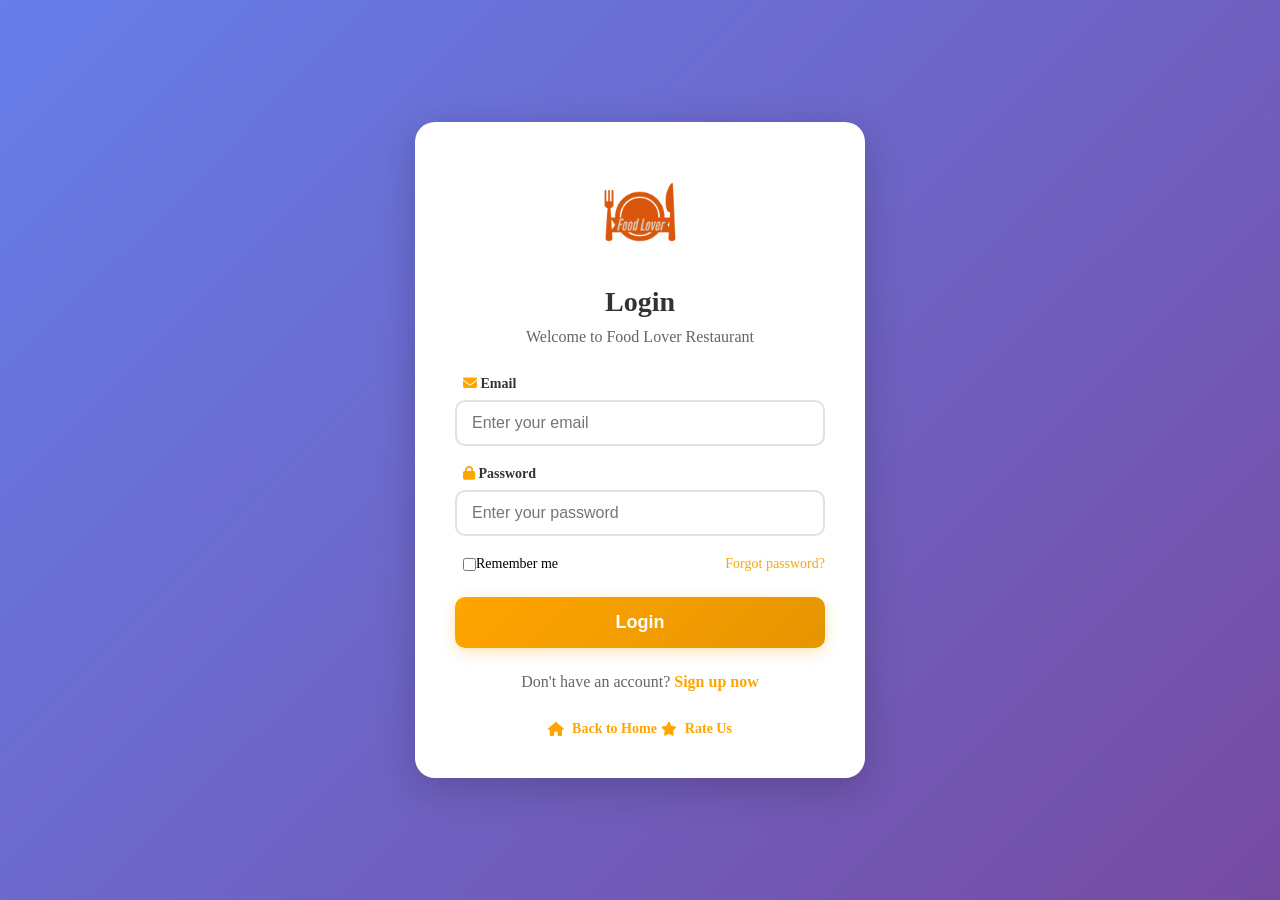
<file: login.html>
<!DOCTYPE html>
<html lang="en">

<head>
    <meta charset="UTF-8">
    <meta name="viewport" content="width=device-width, initial-scale=1.0">
    <title>Login - Food Lover</title>
    <link rel="stylesheet" href="Css/style.css">
    <link rel="stylesheet" href="Css/auth.css">
    <link rel="icon" href="img/restaurant logo.png">
    <link rel="stylesheet" href="https://cdnjs.cloudflare.com/ajax/libs/font-awesome/6.6.0/css/all.min.css">
</head>

<body>
    <div class="auth-container">
        <div class="auth-box">
            <div class="auth-header">
                <img src="img/logo.png" alt="Logo" class="auth-logo">
                <h2>Login</h2>
                <p>Welcome to Food Lover Restaurant</p>
            </div>
            <form id="loginForm" class="auth-form">
                <div class="form-group">
                    <label for="email"><i class="fa-solid fa-envelope"></i> Email</label>
                    <input type="email" id="email" name="email" required placeholder="Enter your email">
                </div>
                <div class="form-group">
                    <label for="password"><i class="fa-solid fa-lock"></i> Password</label>
                    <input type="password" id="password" name="password" required placeholder="Enter your password">
                </div>
                <div class="form-options">
                    <label class="remember-me">
                        <input type="checkbox" id="remember">
                        <span>Remember me</span>
                    </label>
                    <a href="#" class="forgot-password">Forgot password?</a>
                </div>
                <button type="submit" class="btn-auth">Login</button>
                <div class="auth-footer">
                    <p>Don't have an account? <a href="register.html">Sign up now</a></p>
                    <a href="Restaurant web.html" class="back-home"><i class="fa-solid fa-home"></i> Back to Home</a>
                    <a href="learn-more.html#rate" class="rate-us-link"><i class="fa-solid fa-star"></i> Rate Us</a>
                </div>
            </form>
            <div id="errorMessage" class="error-message"></div>
        </div>
    </div>
    <script src="js/auth.js"></script>
    <script src="js/app.js"></script>
</body>

</html>
</file>
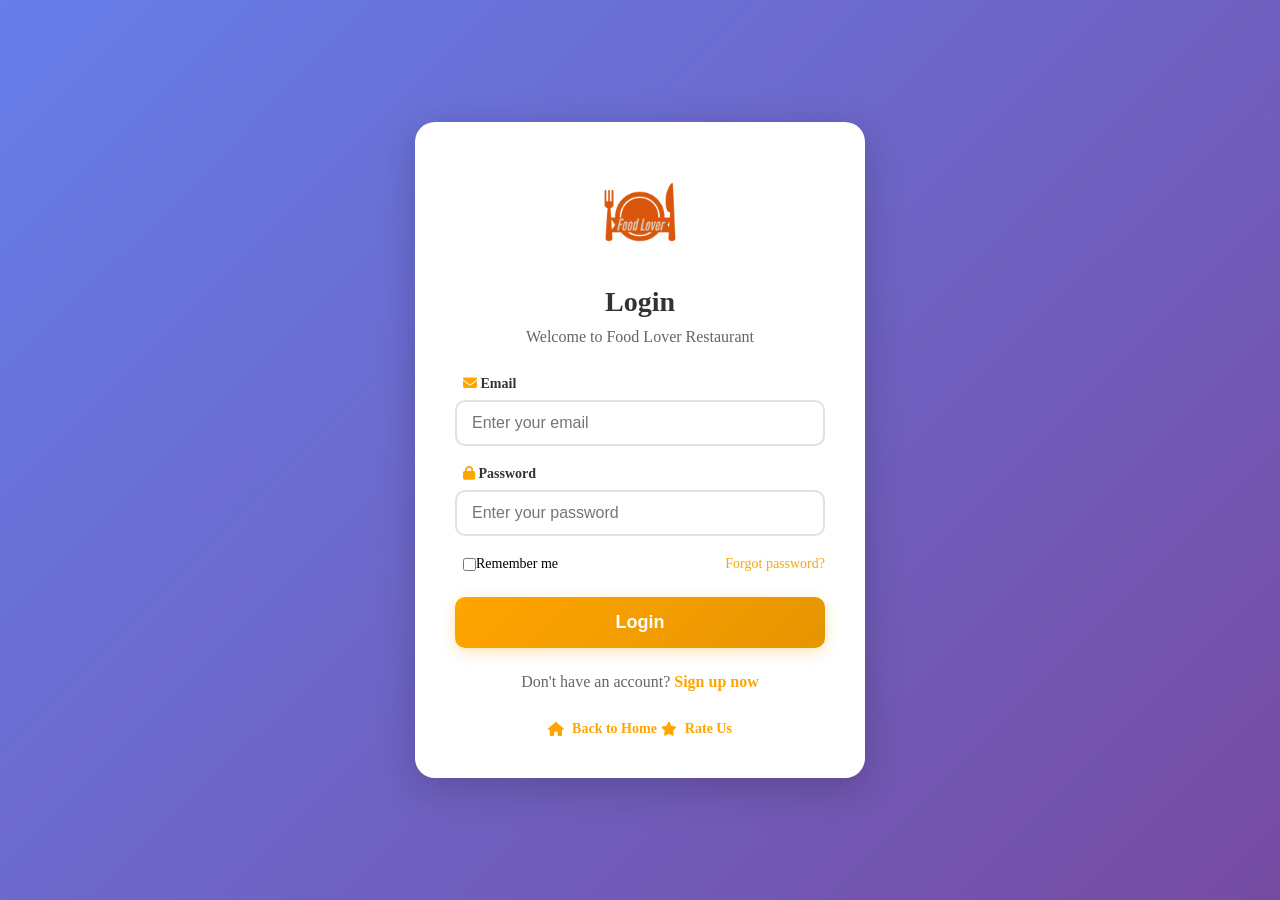
<file: products.html>
<!DOCTYPE html>
<html lang="en">

<head>
    <meta charset="UTF-8">
    <meta name="viewport" content="width=device-width, initial-scale=1.0">
    <title>Products - Food Lover</title>
    <link rel="stylesheet" href="Css/style.css">
    <link rel="stylesheet" href="Css/products.css">
    <link rel="icon" href="img/restaurant logo.png">
    <link rel="stylesheet" href="https://cdnjs.cloudflare.com/ajax/libs/font-awesome/6.6.0/css/all.min.css">
</head>

<body>
    <header id="home">
        <div class="navbar">
            <img class="logo" src="img/logo.png" alt="">
            <div class="menu-toggle" id="menuToggle">
                <span></span>
                <span></span>
                <span></span>
            </div>
            <nav id="navMenu">
                <ul>
                    <li><a href="index.html">Home</a></li>
                    <li><a href="products.html" class="active">Products</a></li>
                    <li><a href="booking.html">Booking</a></li>
                    <li><a href="profile.html">Profile</a></li>
                    <li><a href="#" id="logoutBtn">Logout</a></li>
                </ul>
            </nav>
            <div class="cart-icon-container">
                <a href="#cart" class="cart-icon">
                    <i class="fa-solid fa-cart-shopping"></i>
                    <span class="cart-count" id="cartCount">0</span>
                </a>
            </div>
        </div>
        <div class="content">
            <h1>Welcome to <span>Food Lover </span>Restaurant</h1>
            <p>
                Product Page
            </p>
        </div>
    </header>

    <main>
        <section class="products-section">
            <div class="container">
                <h2 class="section-title">Our Products</h2>
                <div class="filter-bar">
                    <button class="filter-btn active" data-category="all">All</button>
                    <button class="filter-btn" data-category="breakfast">Breakfast</button>
                    <button class="filter-btn" data-category="lunch">Lunch</button>
                    <button class="filter-btn" data-category="dinner">Dinner</button>
                    <button class="filter-btn" data-category="dessert">Dessert</button>
                </div>
                <div class="products-grid" id="productsGrid">
                    <!-- Products will be loaded here -->
                </div>
            </div>
        </section>

        <!-- Cart Section -->
        <section id="cart" class="cart-section">
            <div class="container">
                <h2 class="section-title">Shopping Cart</h2>
                <div class="cart-content">
                    <div class="cart-items" id="cartItems">
                        <p class="empty-cart">Cart is empty</p>
                    </div>
                    <div class="cart-summary">
                        <div class="summary-item">
                            <span>Subtotal:</span>
                            <span id="subtotal">0.00</span> <span>EGP</span>
                        </div>
                        <div class="summary-item">
                            <span>Tax (14%):</span>
                            <span id="tax">0.00</span> <span>EGP</span>
                        </div>
                        <div class="summary-item total">
                            <span>Total:</span>
                            <span id="total">0.00</span> <span>EGP</span>
                        </div>
                        <button class="btn-checkout" id="checkoutBtn">Checkout</button>
                    </div>
                </div>
            </div>
        </section>

        <!-- Orders Section -->
        <section id="orders" class="orders-section">
            <div class="container">
                <h2 class="section-title">My Orders</h2>
                <div class="orders-list" id="ordersList">
                    <p class="empty-orders">No previous orders</p>
                </div>
            </div>
        </section>
    </main>

    <footer>
        <p>CopyRight &copy; All rights reserved | Made by
            <a href="#">Eng.Seif El-deen</a>
        </p>
    </footer>

    <script src="js/app.js"></script>
    <script src="js/auth.js"></script>
    <script src="js/cart.js"></script>
    <script src="js/products.js"></script>
</body>

</html>
</file>
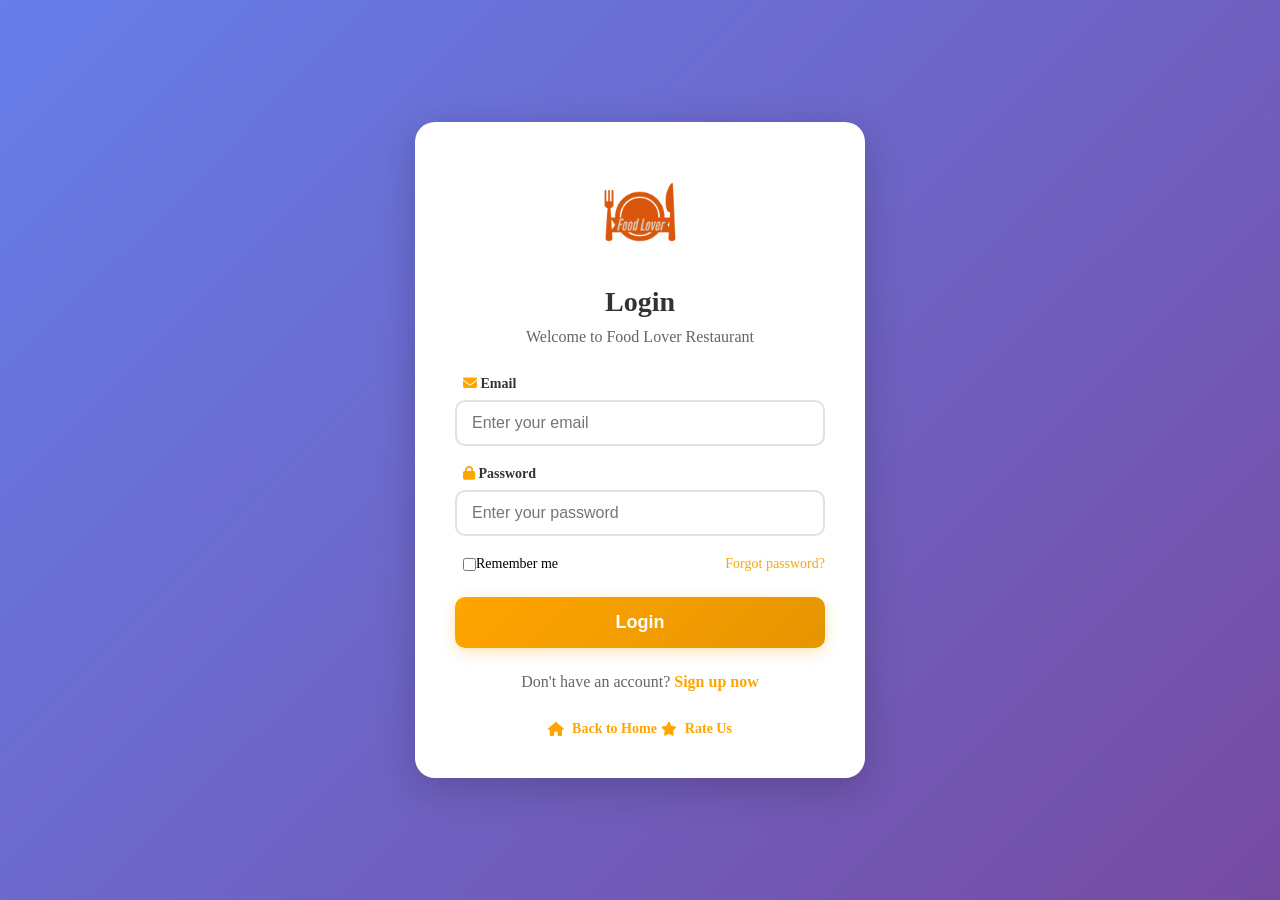
<file: profile.html>
<!DOCTYPE html>
<html lang="en">

<head>
    <meta charset="UTF-8">
    <meta name="viewport" content="width=device-width, initial-scale=1.0">
    <title>My Profile - Food Lover</title>
    <link rel="stylesheet" href="Css/style.css">
    <link rel="stylesheet" href="Css/profile.css">
    <link rel="icon" href="img/restaurant logo.png">
    <link rel="stylesheet" href="https://cdnjs.cloudflare.com/ajax/libs/font-awesome/6.6.0/css/all.min.css">
</head>

<body>
    <header id="home">
        <div class="navbar">
            <img class="logo" src="img/logo.png" alt="">
            <div class="menu-toggle" id="menuToggle">
                <span></span>
                <span></span>
                <span></span>
            </div>
            <nav id="navMenu">
                <ul>
                    <li><a href="index.html">Home</a></li>
                    <li><a href="products.html">Products</a></li>
                    <li><a href="booking.html">Booking</a></li>
                    <li><a href="profile.html" class="active">Profile</a></li>
                    <li><a href="#" id="logoutBtn">Logout</a></li>
                </ul>
            </nav>
            <div class="cart-icon-container">
                <a href="products.html#cart" class="cart-icon">
                    <i class="fa-solid fa-cart-shopping"></i>
                    <span class="cart-count" id="cartCount">0</span>
                </a>
            </div>
        </div>
        <div class="content">
            <h1>Welcome to <span>Food Lover </span>Restaurant</h1>
            <p>
                Your Profile
            </p>
        </div>
    </header>

    <main>
        <section class="profile-section">
            <div class="container">
                <h2 class="section-title">My Profile</h2>
                <div class="profile-content">
                    <div class="profile-card">
                        <div class="profile-header">
                            <div class="profile-avatar">
                                <i class="fa-solid fa-user"></i>
                            </div>
                            <h3 id="userName">Name</h3>
                            <p id="userEmail">Email</p>
                        </div>
                        <div class="profile-info">
                            <div class="info-item">
                                <i class="fa-solid fa-envelope"></i>
                                <div>
                                    <span class="label">Email</span>
                                    <span class="value" id="displayEmail">-</span>
                                </div>
                            </div>
                            <div class="info-item">
                                <i class="fa-solid fa-phone"></i>
                                <div>
                                    <span class="label">Phone</span>
                                    <span class="value" id="displayPhone">-</span>
                                </div>
                            </div>
                            <div class="info-item">
                                <i class="fa-solid fa-calendar"></i>
                                <div>
                                    <span class="label">Registration Date</span>
                                    <span class="value" id="registerDate">-</span>
                                </div>
                            </div>
                        </div>
                    </div>

                    <div class="profile-actions">
                        <div class="action-card">
                            <i class="fa-solid fa-shopping-bag"></i>
                            <h4>My Orders</h4>
                            <p id="ordersCount">0 orders</p>
                            <a href="products.html#orders" class="btn-action">View Orders</a>
                        </div>
                        <div class="action-card">
                            <i class="fa-solid fa-calendar-check"></i>
                            <h4>My Bookings</h4>
                            <p id="bookingsCount">0 bookings</p>
                            <a href="booking.html#myBookings" class="btn-action">View Bookings</a>
                        </div>
                        <div class="action-card">
                            <i class="fa-solid fa-heart"></i>
                            <h4>Favorites</h4>
                            <p id="favoritesCount">0 items</p>
                            <a href="products.html#favorites" class="btn-action">View Favorites</a>
                        </div>
                    </div>
                </div>
            </div>
        </section>
    </main>

    <footer>
        <p>CopyRight &copy; All rights reserved | Made by
            <a href="#">Eng.Seif El-deen</a>
        </p>
    </footer>

    <script src="js/app.js"></script>
    <script src="js/auth.js"></script>
    <script src="js/profile.js"></script>
</body>

</html>
</file>
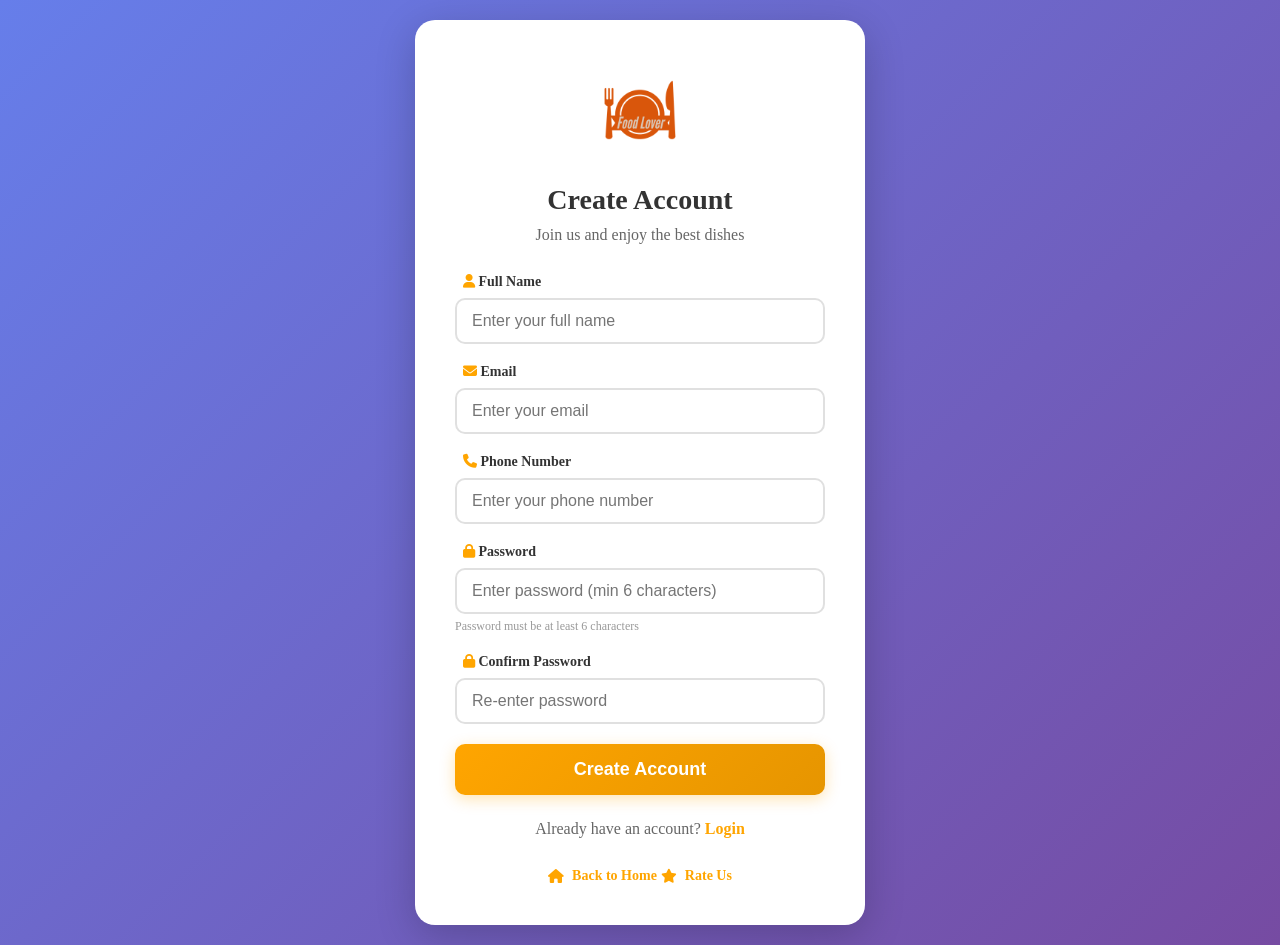
<file: register.html>
<!DOCTYPE html>
<html lang="en">

<head>
    <meta charset="UTF-8">
    <meta name="viewport" content="width=device-width, initial-scale=1.0">
    <title>Sign Up - Food Lover</title>
    <link rel="stylesheet" href="Css/style.css">
    <link rel="stylesheet" href="Css/auth.css">
    <link rel="icon" href="img/restaurant logo.png">
    <link rel="stylesheet" href="https://cdnjs.cloudflare.com/ajax/libs/font-awesome/6.6.0/css/all.min.css">
</head>

<body>
    <div class="auth-container">
        <div class="auth-box">
            <div class="auth-header">
                <img src="img/logo.png" alt="Logo" class="auth-logo">
                <h2>Create Account</h2>
                <p>Join us and enjoy the best dishes</p>
            </div>
            <form id="registerForm" class="auth-form">
                <div class="form-group">
                    <label for="fullName"><i class="fa-solid fa-user"></i> Full Name</label>
                    <input type="text" id="fullName" name="fullName" required placeholder="Enter your full name">
                </div>
                <div class="form-group">
                    <label for="email"><i class="fa-solid fa-envelope"></i> Email</label>
                    <input type="email" id="email" name="email" required placeholder="Enter your email">
                </div>
                <div class="form-group">
                    <label for="phone"><i class="fa-solid fa-phone"></i> Phone Number</label>
                    <input type="tel" id="phone" name="phone" required placeholder="Enter your phone number">
                </div>
                <div class="form-group">
                    <label for="password"><i class="fa-solid fa-lock"></i> Password</label>
                    <input type="password" id="password" name="password" required placeholder="Enter password (min 6 characters)">
                    <small>Password must be at least 6 characters</small>
                </div>
                <div class="form-group">
                    <label for="confirmPassword"><i class="fa-solid fa-lock"></i> Confirm Password</label>
                    <input type="password" id="confirmPassword" name="confirmPassword" required placeholder="Re-enter password">
                </div>
                <button type="submit" class="btn-auth">Create Account</button>
                <div class="auth-footer">
                    <p>Already have an account? <a href="login.html">Login</a></p>
                    <a href="Restaurant web.html" class="back-home"><i class="fa-solid fa-home"></i> Back to Home</a>
                    <a href="learn-more.html#rate" class="rate-us-link"><i class="fa-solid fa-star"></i> Rate Us</a>
                </div>
            </form>
            <div id="errorMessage" class="error-message"></div>
            <div id="successMessage" class="success-message"></div>
        </div>
    </div>
    <script src="js/auth.js"></script>
    <script src="js/app.js"></script>
</body>

</html>
</file>
<file: Css/style.css>
*,
*::before,
*::after {
    padding: 0;
    margin: 0;
    box-sizing: border-box;
}

html {
    scroll-behavior: smooth;
}

/* header  */

header {
    height: 100vh;
    position: relative;
    background-image: url(../img/home_bg.jpeg);
    background-position: center center;
    background-size: cover;
    background-repeat: no-repeat;
}

header * {
    z-index: 2;
}

header::before {
    content: "";
    position: absolute;
    top: 0;
    left: 0;
    height: 100%;
    width: 100%;
    background-color: black;
    opacity: 0.4;
}

header .navbar img {
    width: 100px;
    transition: 1s;
    animation: animate 2s ease-in-out;
    animation-direction: alternate;
    cursor: pointer;
}

@keyframes animate {
    50% {
        transform: scale(2) rotateY(360deg);
    }

    100% {
        transform: scale(1) rotate(0deg);
    }
}

header .navbar {
    display: flex;
    justify-content: space-between;
    align-items: center;
    /* padding: 15px 10px; */
}

ul {
    list-style: none;
}

header .navbar ul li a {
    text-decoration: none;
    padding-bottom: 5px;
    font-weight: 600;
    color: white;
}

.navbar {
    /* background-color: red; */
    margin: 0px 150px;
}

header .navbar {
    position: relative;
}

header .navbar ul {
    display: flex;
    align-items: center;
}

header .navbar ul li {
    justify-content: space-between;
    padding: 10px 20px;
    font-size: 18px;
    position: relative;
    transition: all 0.3s ease;
}

header .navbar ul li a {
    position: relative;
    display: inline-block;
    transition: all 0.3s ease;
}

header .navbar ul li a::after {
    content: '';
    position: absolute;
    bottom: -5px;
    left: 0;
    width: 0;
    height: 2px;
    background-color: orange;
    transition: width 0.3s ease;
}

header .navbar ul li:hover a::after {
    width: 100%;
}

header .navbar ul li:hover {
    border-bottom: none;
}

header .navbar ul li a.active {
    color: orange;
}

header .navbar ul li a.active::after {
    width: 100%;
}

.cart-icon-container {
    position: relative;
    margin-right: 20px;
}

.cart-icon {
    position: relative;
    color: white;
    font-size: 24px;
    text-decoration: none;
    display: flex;
    align-items: center;
    justify-content: center;
}

.cart-count {
    position: absolute;
    top: -8px;
    right: -8px;
    background: orange;
    color: white;
    border-radius: 50%;
    width: 20px;
    height: 20px;
    display: flex;
    align-items: center;
    justify-content: center;
    font-size: 12px;
    font-weight: bold;
}

.content {
    font-family: sans-serif;
    display: flex;
    flex-direction: column;
    justify-content: center;
    align-items: center;
    height: 75vh;
    position: relative;
    /* background-color: green; */
}

.banner-text {
    position: absolute;
    top: 20%;
    left: 50%;
    transform: translateX(-50%);
    z-index: 10;
    text-align: center;
    width: 100%;
}

.banner-text h1 {
    font-size: 48px;
    color: white;
    text-shadow: 2px 2px 8px rgba(0, 0, 0, 0.7);
    font-weight: bold;
    margin: 0;
    animation: fadeInDown 1s ease;
}

@keyframes fadeInDown {
    from {
        opacity: 0;
        transform: translate(-50%, -20px);
    }

    to {
        opacity: 1;
        transform: translate(-50%, 0);
    }
}

.rate-btn {
    background: linear-gradient(135deg, #667eea 0%, #764ba2 100%) !important;
}

.rate-btn-banner {
    background: linear-gradient(135deg, #667eea 0%, #764ba2 100%) !important;
    display: inline-flex;
    align-items: center;
    gap: 10px;
    margin-top: 0;
}

.rate-btn-banner i {
    font-size: 18px;
}

.content * {
    padding: 10px;
}

.content h1 {
    font-size: 40px;
    color: white;
}

.content p {
    font-size: 20px;
    color: white;
}

.content a {
    margin-top: 40px;
    text-decoration: none;
    font-size: 15px;
    font-family: Arial, Helvetica, sans-serif;
    padding: 15px 55px;
    color: white;
    border: 1px white solid;
    border-radius: 20px;
    transition: 0.5s;
}

.content a:hover {
    background-color: orange;
    border: none;
    font-weight: 200;
    letter-spacing: 5px;
}

.content span {
    color: #e4b95b;
}

/* about */

main #about {
    /* height: 80vh; */
}

main #about,
main #menue,
main #day-time {
    margin: 50px 20px;
    padding: 25px;
    /* background-color: red; */
}

main #about .container .title {
    display: flex;
    flex-direction: column;
    justify-content: center;
    align-items: center;
}

main #about .container .title h2,
main #menue .container .title h2 {
    font-size: 40px;
    font-family: Arial, Helvetica, sans-serif;
    margin-bottom: 20px;
    text-transform: capitalize;
    color: #696868;
}

main #about .container .title p,
main #menue .container .title p {
    font-size: 20px;
    font-family: sans-serif;
    margin-bottom: 10px;
}

main #about .ab-content p {
    line-height: 1.4;
    color: #9a9a9a;
}

main #about .ab-content {
    display: flex;
    justify-content: space-between;
    align-items: center;
    height: 100%;
}

main #about .about-content p {
    font-size: 21px;
    margin-left: 150px;
    width: 740px;
}

main #about .ab-content img {
    margin-top: 7rem;
    margin-right: 10%;
}

main #about .ab-content a {
    display: inline-block;
    margin-left: 16%;
    margin-top: 30px;
    padding: 16px 62px;
    /* border: 1px red solid; */
    border-radius: 50px;
    text-decoration: none;
    background-color: #9a9a9a;
    color: white;
    font-family: Arial, Helvetica, sans-serif;
    transition: 0.5s;
    letter-spacing: 2px;

}

main #about .ab-content a:hover {
    background-color: #e4b95b;
    transform: scale(1.1);
    /* color: black; */
}

/* menue  */

main #offer {
    margin: 10px;
    padding: 10px;
    /* height: 80vh; */
    /* background-color: red; */
    background-image: url(../img/offer-background.jpg);
    background-position: center center;
    background-size: cover;
    background-repeat: no-repeat;
}

main .container .title {
    display: flex;
    flex-direction: column;
    justify-content: center;
    align-items: center;
}

main #offer h2 {
    font-size: 40px;
    font-family: sans-serif;
    margin: 60px 0px 15px;
    color: orange;
    text-transform: capitalize;
}

main #offer .container .title p {
    color: white;
}

main #offer .container .offers {
    margin: 4em 2em;
    display: flex;
    justify-content: center;
    align-items: center;
}

main #offer .container .offers .card {
    display: flex;
    flex-direction: column;
    justify-content: center;
    align-items: center;
    margin: 30px 0px;
    padding: 10px;
}

main #offer .container .offers .card h3 {
    font-size: 30px;
    color: white;
    padding: 15px;
    margin: 10px 0px 10px;
    text-transform: capitalize;
}

main #offer .container .offers .card p {
    color: rgba(255, 255, 255, 0.699);
    padding: 5px;
    font-weight: 100;
    text-transform: capitalize;
    /* width: 450px; */
}

main #offer .container .offers .card p span {
    color: orange;
    font-weight: 500;
    padding: 5px;
    font-size: 20px;
}

main #offer .container .offers .card img {
    transition: 0.8s ease-in-out;
    cursor: pointer;
}

main #offer .container .offers .card .offer:hover img {
    transform: rotateY(360deg) scale(1.2);

}

main #offer .container .offers .card:hover h3 {
    color: orange;
}

/* menue  */

main #menue {
    /* height: 120vh; */
}

main #menue .container .title p {
    color: #9a9a9a;
}

main #menue .container .items {
    display: flex;
    justify-content: space-evenly;
    align-items: center;
}

main #menue .container .items .item {
    display: flex;
    padding: 10px;
    margin: 20px 0px;
}

main #menue .container .items .item div {
    padding: 10px;
    margin: 10px;
}

main #menue .container .items .item div h3 {
    display: flex;
    justify-content: space-between;
    font-size: 20px;
    text-transform: capitalize;
    font-family: sans-serif;
    color: orange;
    border-bottom: 1px #c2bdbd dashed;
    padding: 0px 0px 10px;
}

main #menue .container .items .item div p {
    color: #696868;
    font-weight: 300;
    font-size: 15px;
    padding: 5px;
    margin: 10px 0px;
    width: 333px;
    height: 20px;
}

main #menue .container a,
main #contact .con-content .l-inf button {
    display: inline-block;
    margin-left: 42%;
    padding: 20px 40px;
    border-radius: 50px;
    background-color: orange;
    color: white;
    border: none;
    transition: 0.6s;
    text-decoration: none;
}

main #menue .container a:hover,
main #gallary button:hover {
    background-color: transparent;
    border: 1px orange solid;
    color: orange;
}

/* day time  */

main #day-time {
    height: 25vh;
    background: url(../img/daytime_bg.jpeg) center center/cover fixed;
    margin-bottom: 0px;
    margin-left: 0px;
    margin-right: 0px;

}

main .contain .items {
    display: flex;
    justify-content: center;
    align-items: center;
    padding: 0px 30px;
    /* margin: 30px; */
}

main .contain .items .item img {
    width: 100px;
    padding: 5px;
    margin: 0px 30px;
}

main .contain .items .item {
    display: flex;
    flex-direction: row-reverse;
    justify-content: center;
    align-items: center;
    padding: 10px 30px;
    margin: 10px 30px;
}

main .contain .items .item h3 {
    color: white;
    font-size: 30px;
    /* padding: 10px; */
    margin: 10px 0px;
    font-family: sans-serif;
}


main .contain .items .item .title {
    display: flex;
    flex-direction: column;
    justify-content: center;
    align-items: center;
}

main .contain .items .item .title p {
    color: white;
    font-size: 18px;
}

/* gallary  */

main #gallary {
    /* height: 80vh; */
    padding-bottom: 20px;
    background: url(../img/offer-background.jpg) center center/cover fixed;
}

main #gallary .g-content .g-imgs {
    display: flex;
    flex-wrap: wrap;
    justify-content: center;
    align-items: center;
    padding: 15px;
    margin: 15px;
    width: 100%;
}

main #gallary .g-content {
    display: flex;
    /* flex-direction: column; */
    /* justify-content: center; */
    align-items: center;
    padding-bottom: 0;
}

main #gallary .g-content .g-imgs {
    img:nth-child(1) {
        animation: animation-1 2s ease-in-out infinite;
    }

    img:nth-child(2) {
        animation: animation-1 2s 0.4s ease-in-out infinite;
    }

    img:nth-child(3) {
        animation: animation-1 2s 0.8s ease-in-out infinite;
    }

    img:nth-child(4) {
        animation: animation-1 2s 1.2s ease-in-out infinite;
    }

    img:nth-child(5) {
        animation: animation-1 2s 1.6s ease-in-out infinite;
    }

    img:nth-child(6) {
        animation: animation-1 2s 2s ease-in-out infinite;
    }

    img:nth-child(7) {
        animation: animation-1 2s 2.4s ease-in-out infinite;
    }

    img:nth-child(8) {
        animation: animation-1 2s 2.8s ease-in-out infinite;
    }
}

main #gallary .g-content .g-imgs img {
    width: 280px;
    height: 200px;
    border-radius: 15px;
    margin: 20px;
    columns: 1;
}

main #gallary .g-content .title h2 {
    padding: 20px;
    margin: 40px;
    color: white;
    font-size: 40px;
    font-family: 'Franklin Gothic Medium', 'Arial Narrow', Arial, sans-serif;
    text-align: center;
    /* letter-spacing: 10px; */
    text-transform: capitalize;
    animation: animation 3s ease-in-out infinite;
    animation-direction: alternate;
}

@keyframes animation {
    0% {
        letter-spacing: 0px;
        transform: scale(1);
        color: orange;
    }

    50% {
        color: yellow;
    }

    to {
        letter-spacing: 15px;
        transform: scale(1.3);
        color: #e4b95b;
    }
}

@keyframes animation-1 {

    0%,
    100% {
        transform: translateY(0);
    }

    50% {
        transform: translateY(-5px);
    }
}

main .g-content {
    padding: 10vh 0px;
}

main #gallary button {
    display: block;
    padding: 20px 50px;
    border: none;
    font-size: 17px;
    background-color: #e4b95b;
    margin: 20px auto;
    border-radius: 20px;
    color: white;
    font-family: 'Segoe UI', Tahoma, Geneva, Verdana, sans-serif;
    transition: 0.7s ease-out;
    cursor: pointer;
}

/* contact  */

main #contact {
    /* height: 60vh; */
    margin: 30px 0;
}

main #contact .con-content {
    /* margin: 100px 0px; */
    display: flex;
    justify-content: space-evenly;
    align-items: flex-start;
}

main #contact .con-content .address h2,
main #contact .con-content .working-hou h2,
main #contact .con-content .fol-us h2 {
    font-size: 30px;
    font-family: sans-serif;
    /* padding: 20px; */
    /* margin: 10px 0px 0px 5px; */
}

main #contact .con-content .address p,
main #contact .con-content .working-hou p {
    font-size: 15px;
    font-weight: 300;
    font-family: Arial, Helvetica, sans-serif;
    letter-spacing: 1px;
    /* padding: 3px 0px 0px 20px; */
    color: #9a9a9a;
}

main #contact .con-content .follow a {
    margin: 0px 10px;
}

main #contact .con-content .follow a:hover i {
    background-color: orange;
    color: #696868;
}

main #contact .con-content .follow a i {
    color: white;
    font-size: 25px;
    text-align: center;
    /* align-items: center; */
    padding: 15px;
    background-color: #696868;
    border-radius: 50px;
    width: 50px;
    height: 50px;
    transition: 0.3s;
    margin: -38px -20px 0px -21px;
    transition: 0.4s;
}

main #contact .con-content .follow a i:hover {
    transform: scale(1.3);
}

main #contact .con-content .follow .move-lin {
    margin: 25px 15px;
}

main #contact .con-content .r-inf div,
main #contact .con-content .l-inf div {
    /* padding: 10px; */
    margin: 10px;
}

main #contact .con-content .l-inf div input,
main #contact .con-content .l-inf div textarea {
    width: 400px;
    padding: 20px;
    background-color: rgb(255, 242, 216);
    border: none;
    border-radius: 10px;
    outline: none;
    transition: 0.5s;
}

main #contact .con-content .l-inf div input::placeholder,
main #contact .con-content .l-inf div textarea::placeholder {
    /* text-align: center; */
    font-size: 20px 50px;
    /* letter-spacing: 5px; */
}

main #contact .con-content .l-inf div input:focus {
    background-color: transparent;
    border: 1px orange solid;
}

main #contact .con-content .l-inf form {
    padding: 0 20px;

    .btn {
        margin: 0 auto;
    }
}

main #contact .con-content .r-inf button {
    .fol-us {
        p {
            margin-top: 70px;
        }
    }
}

main #contact .con-content .l-inf button {
    margin-left: 28%;
}


main #contact .con-content .l-inf button:hover {
    transform: scale(1.3);
    border-color: transparent;
    background-color: transparent;
    border-bottom: 2px orange solid;
    color: orange;
    cursor: pointer;
}

main #contact .con-content .address i {
    padding: 5px;
    color: orange
}

footer {
    background-color: #383848;
    text-align: center;
    padding: 10px;
    color: white;

    p {
        font-size: 13px;
    }
}

footer a {
    text-decoration: none;
    color: orange;
}

/* Hamburger Menu */
.menu-toggle {
    display: none;
    flex-direction: column;
    cursor: pointer;
    padding: 5px;
    z-index: 1000;
}

.menu-toggle span {
    width: 25px;
    height: 3px;
    background-color: white;
    margin: 3px 0;
    transition: 0.3s;
    border-radius: 3px;
}

.menu-toggle.active span:nth-child(1) {
    transform: rotate(-45deg) translate(-5px, 6px);
}

.menu-toggle.active span:nth-child(2) {
    opacity: 0;
}

.menu-toggle.active span:nth-child(3) {
    transform: rotate(45deg) translate(-5px, -6px);
}

/* Responsive Design */

/* Tablet and below (1024px and below) */
@media (max-width: 1024px) {
    .navbar {
        margin: 0px 50px;
    }

    main #about .about-content p {
        margin-left: 50px;
        width: 90%;
    }

    main #about .ab-content img {
        margin-right: 5%;
        width: 300px;
    }

    main #menue .container .items {
        flex-direction: column;
    }

    main #menue .container .items .r-items,
    main #menue .container .items .l-items {
        width: 100%;
    }

    main #menue .container a {
        margin-left: 35%;
    }

    main #contact .con-content {
        flex-direction: column;
        gap: 40px;
    }

    main #contact .con-content .l-inf div input,
    main #contact .con-content .l-inf div textarea {
        width: 100%;
        max-width: 500px;
    }

    main #contact .con-content .l-inf button {
        margin-left: 20%;
    }
}

/* Tablet (768px to 1024px) */
@media (max-width: 1024px) and (min-width: 768px) {
    header .navbar ul li {
        padding: 10px 15px;
        font-size: 16px;
    }

    .content h1 {
        font-size: 35px;
    }

    .content p {
        font-size: 18px;
    }

    main #about .ab-content {
        flex-direction: column;
        align-items: center;
        gap: 30px;
    }

    main #about .ab-content img {
        margin-top: 0;
        margin-right: 0;
    }

    main #about .about-content p {
        margin-left: 0;
        width: 90%;
        text-align: center;
    }

    main #about .ab-content a {
        margin-left: 0;
        display: block;
        text-align: center;
        width: fit-content;
        margin: 30px auto;
    }

    main #offer .container .offers {
        flex-wrap: wrap;
    }

    main #gallary .g-content .g-imgs {
        display: grid;
        grid-template-columns: repeat(3, 1fr);
        gap: 15px;
    }

    main #gallary .g-content .g-imgs img {
        width: 100%;
        height: auto;
        margin: 0;
    }

    main #gallary button {
        margin-left: 40%;
    }
}

/* Mobile (768px and below) */
@media (max-width: 768px) {

    /* Header and Navbar */
    .navbar {
        margin: 0px 20px;
        padding: 10px 0;
    }

    .menu-toggle {
        display: flex;
    }

    header .navbar nav {
        position: fixed;
        top: 0;
        right: -100%;
        width: 70%;
        height: 100vh;
        background-color: rgba(0, 0, 0, 0.95);
        transition: right 0.3s ease;
        z-index: 999;
        padding-top: 80px;
    }

    header .navbar nav.active {
        right: 0;
    }

    header .navbar ul {
        flex-direction: column;
        align-items: center;
        gap: 20px;
    }

    header .navbar ul li {
        padding: 15px 0;
        width: 100%;
        text-align: center;
    }

    header .navbar ul li:hover {
        border-bottom: none;
        background-color: rgba(255, 165, 0, 0.2);
    }

    header .navbar ul li a::after {
        display: none;
    }

    header .navbar img {
        width: 80px;
    }

    /* Header Content */
    header {
        background-size: cover;
        height: 100vh;
    }

    .content {
        padding: 20px;
        text-align: center;
        z-index: 1;
    }

    .content h1 {
        font-size: 28px;
        line-height: 1.3;
    }

    .content p {
        font-size: 16px;
    }

    .content a {
        padding: 12px 40px;
        font-size: 14px;
    }

    /* About Section */
    main #about {
        height: auto;
        padding: 40px 20px;
    }

    main #about .container .title h2,
    main #menue .container .title h2 {
        font-size: 30px;
        text-align: center;
    }

    main #about .container .title p,
    main #menue .container .title p {
        font-size: 16px;
        text-align: center;
    }

    main #about .ab-content {
        flex-direction: column;
        align-items: center;
        gap: 30px;
    }

    main #about .ab-content img {
        width: 100%;
        max-width: 400px;
        margin-top: 0;
        margin-right: 0;
    }

    main #about .about-content p {
        margin-left: 0;
        width: 100%;
        font-size: 16px;
        text-align: center;
    }

    main #about .ab-content a {
        margin-left: 0;
        display: block;
        text-align: center;
        width: fit-content;
        margin: 30px auto;
        padding: 14px 50px;
    }

    /* Offer Section */
    main #offer {
        padding: 40px 20px;
    }

    main #offer h2 {
        font-size: 30px;
    }

    main #offer .container .offers {
        flex-direction: column;
        margin: 2em 0;
    }

    main #offer .container .offers .card {
        width: 100%;
        max-width: 300px;
    }

    main #offer .container .offers .card img {
        width: 100%;
        max-width: 200px;
    }

    main #offer .container .offers .card h3 {
        font-size: 24px;
    }

    /* Menu Section */
    main #menue {
        height: auto;
        padding: 40px 20px;
    }

    main #menue .container .items {
        flex-direction: column;
        gap: 20px;
    }

    main #menue .container .items .r-items,
    main #menue .container .items .l-items {
        width: 100%;
    }

    main #menue .container .items .item {
        flex-direction: column;
        align-items: center;
        text-align: center;
        padding: 15px;
    }

    main #menue .container .items .item img {
        width: 120px;
        height: 120px;
        object-fit: cover;
        margin-bottom: 15px;
    }

    main #menue .container .items .item div {
        width: 100%;
    }

    main #menue .container .items .item div h3 {
        justify-content: center;
        font-size: 18px;
        padding: 10px 0;
    }

    main #menue .container .items .item div p {
        width: 100%;
        height: auto;
        font-size: 14px;
    }

    main #menue .container a {
        margin-left: 0;
        display: block;
        text-align: center;
        width: fit-content;
        margin: 30px auto;
        padding: 15px 35px;
    }

    /* Day Time Section */
    main #day-time {
        height: auto;
        padding: 40px 20px;
    }

    main .contain .items {
        flex-direction: column;
        gap: 20px;
    }

    main .contain .items .item {
        flex-direction: row;
        padding: 15px;
    }

    main .contain .items .item img {
        width: 80px;
        margin: 0 20px;
    }

    main .contain .items .item h3 {
        font-size: 24px;
    }

    main .contain .items .item .title p {
        font-size: 16px;
    }

    /* Gallery Section */
    main #gallary {
        height: auto;
        padding: 40px 20px;
    }

    main #gallary .g-content .title h2 {
        font-size: 30px;
        margin: 20px 0;
    }

    main #gallary .g-content .g-imgs {
        display: grid;
        grid-template-columns: repeat(2, 1fr);
        gap: 15px;
        padding: 20px 10px;
        margin: 20px 0;
    }

    main #gallary .g-content .g-imgs img {
        width: 100%;
        height: 150px;
        object-fit: cover;
        margin: 0;
    }

    main #gallary button {
        margin: 20px auto;
        display: block;
        padding: 15px 40px;
    }

    /* Contact Section */
    main #contact {
        height: auto;
        /* padding: 40px 20px; */
    }

    main #contact .con-content {
        flex-direction: column;
        margin: 40px 0;
        gap: 40px;
    }

    main #contact .con-content .r-inf {
        width: 100%;
        text-align: center;
    }

    main #contact .con-content .address h2,
    main #contact .con-content .working-hou h2,
    main #contact .con-content .fol-us h2 {
        font-size: 24px;
        margin: 20px 0;
    }

    main #contact .con-content .address p,
    main #contact .con-content .working-hou p {
        font-size: 16px;
        padding: 5px 0;
    }

    main #contact .con-content .follow .move-lin {
        margin: 20px 0;
        display: flex;
        justify-content: center;
        gap: 15px;
    }

    main #contact .con-content .l-inf {
        width: 100%;
    }

    main #contact .con-content .l-inf form {
        display: flex;
        flex-direction: column;
        align-items: center;
    }

    main #contact .con-content .l-inf div {
        width: 100%;
        max-width: 400px;
    }

    main #contact .con-content .l-inf div input,
    main #contact .con-content .l-inf div textarea {
        width: 100%;
        padding: 15px;
        font-size: 14px;
    }

    main #contact .con-content .l-inf button {
        margin-left: 0;
        padding: 15px 40px;
        width: fit-content;
    }
}

/* Small Mobile (480px and below) */
@media (max-width: 480px) {
    .navbar {
        margin: 0px 10px;
    }

    header .navbar img {
        width: 60px;
    }

    .content h1 {
        font-size: 24px;
    }

    .content p {
        font-size: 14px;
    }

    main #about .container .title h2,
    main #menue .container .title h2,
    main #offer h2,
    main #gallary .g-content .title h2 {
        font-size: 24px;
    }

    main #gallary .g-content .g-imgs {
        grid-template-columns: 1fr;
    }

    main #contact .con-content .l-inf div {
        max-width: 100%;
    }
}
</file>
<file: Css/booking.css>
/* Booking Page Styles */
.booking-section {
    padding: 80px 20px 40px;
    min-height: 100vh;
    background: linear-gradient(135deg, #f5f7fa 0%, #c3cfe2 100%);
}

.booking-content {
    max-width: 1200px;
    margin: 0 auto;
    display: grid;
    grid-template-columns: 1fr 1fr;
    gap: 40px;
}

.booking-form-container {
    background: white;
    border-radius: 20px;
    padding: 40px;
    box-shadow: 0 10px 30px rgba(0, 0, 0, 0.1);
}

.booking-form .form-group {
    margin-bottom: 25px;
}

.booking-form label {
    display: block;
    margin-bottom: 10px;
    color: #333;
    font-weight: 600;
    font-size: 16px;
}

.booking-form label i {
    margin-left: 8px;
    color: orange;
}

.booking-form input,
.booking-form select,
.booking-form textarea {
    width: 100%;
    padding: 15px;
    border: 2px solid #e0e0e0;
    border-radius: 10px;
    font-size: 16px;
    transition: all 0.3s;
    outline: none;
    box-sizing: border-box;
    font-family: inherit;
}

.booking-form input:focus,
.booking-form select:focus,
.booking-form textarea:focus {
    border-color: orange;
    box-shadow: 0 0 0 3px rgba(255, 165, 0, 0.1);
}

.booking-form textarea {
    resize: vertical;
    min-height: 100px;
}

.btn-booking {
    width: 100%;
    padding: 15px;
    background: linear-gradient(135deg, orange 0%, #e69500 100%);
    color: white;
    border: none;
    border-radius: 10px;
    font-size: 18px;
    font-weight: 600;
    cursor: pointer;
    transition: all 0.3s;
    box-shadow: 0 4px 15px rgba(255, 165, 0, 0.3);
    margin-top: 10px;
}

.btn-booking:hover {
    transform: translateY(-2px);
    box-shadow: 0 6px 20px rgba(255, 165, 0, 0.4);
}

.booking-info {
    display: flex;
    flex-direction: column;
    gap: 25px;
}

.info-card {
    background: white;
    border-radius: 20px;
    padding: 30px;
    box-shadow: 0 10px 30px rgba(0, 0, 0, 0.1);
}

.info-card h3 {
    font-size: 22px;
    color: #333;
    margin-bottom: 20px;
    display: flex;
    align-items: center;
    gap: 10px;
}

.info-card h3 i {
    color: orange;
}

.info-card ul {
    list-style: none;
    padding: 0;
}

.info-card ul li {
    padding: 12px 0;
    color: #666;
    font-size: 16px;
    line-height: 1.6;
    border-bottom: 1px solid #f0f0f0;
}

.info-card ul li:last-child {
    border-bottom: none;
}

.info-card ul li strong {
    color: #333;
}

/* My Bookings Section */
.my-bookings-section {
    padding: 60px 20px 40px;
    background: white;
}

.bookings-list {
    max-width: 1200px;
    margin: 0 auto;
}

.booking-card {
    background: white;
    border-radius: 15px;
    padding: 25px;
    margin-bottom: 20px;
    box-shadow: 0 5px 15px rgba(0, 0, 0, 0.1);
    border-right: 4px solid orange;
}

.booking-header {
    display: flex;
    justify-content: space-between;
    align-items: center;
    margin-bottom: 20px;
    padding-bottom: 15px;
    border-bottom: 2px solid #f0f0f0;
}

.booking-id {
    font-size: 18px;
    font-weight: 600;
    color: #333;
}

.booking-date-time {
    display: flex;
    flex-direction: column;
    gap: 5px;
}

.booking-date-time span {
    color: #666;
    font-size: 14px;
}

.booking-details {
    display: grid;
    grid-template-columns: repeat(auto-fit, minmax(200px, 1fr));
    gap: 20px;
    margin-bottom: 20px;
}

.booking-detail-item {
    display: flex;
    align-items: center;
    gap: 10px;
}

.booking-detail-item i {
    color: orange;
    font-size: 20px;
}

.booking-detail-item span {
    color: #666;
    font-size: 16px;
}

.booking-status {
    padding: 8px 20px;
    border-radius: 20px;
    font-size: 14px;
    font-weight: 600;
    display: inline-block;
    margin-top: 15px;
}

.booking-status.pending {
    background: #fff3cd;
    color: #856404;
}

.booking-status.confirmed {
    background: #d4edda;
    color: #155724;
}

.booking-status.cancelled {
    background: #f8d7da;
    color: #721c24;
}

.btn-cancel-booking {
    margin-top: 15px;
    padding: 10px 20px;
    background: #ff6b6b;
    color: white;
    border: none;
    border-radius: 8px;
    cursor: pointer;
    font-size: 14px;
    font-weight: 600;
    transition: all 0.3s;
}

.btn-cancel-booking:hover {
    background: #ff5252;
}

.empty-bookings {
    text-align: center;
    padding: 40px;
    color: #999;
    font-size: 18px;
}

/* Responsive */
@media (max-width: 1024px) {
    .booking-content {
        grid-template-columns: 1fr;
    }
}

@media (max-width: 768px) {
    .booking-section {
        padding: 60px 15px 30px;
    }

    .booking-form-container {
        padding: 25px 20px;
    }

    .booking-details {
        grid-template-columns: 1fr;
    }

    .booking-header {
        flex-direction: column;
        align-items: start;
        gap: 15px;
    }
}
</file>
<file: Css/learn-more.css>
/* Learn More Page Styles */
.learn-more-section {
    padding: 80px 20px 40px;
    min-height: 100vh;
    background: linear-gradient(135deg, #f5f7fa 0%, #c3cfe2 100%);
}

.section-header {
    text-align: center;
    margin-bottom: 50px;
}

.section-header h2 {
    font-size: 42px;
    color: #333;
    margin-bottom: 15px;
    font-family: Arial, Helvetica, sans-serif;
}

.section-header p {
    font-size: 18px;
    color: #666;
}

.content-grid {
    max-width: 1200px;
    margin: 0 auto;
}

.info-card {
    display: grid;
    grid-template-columns: 1fr 1fr;
    gap: 40px;
    background: white;
    border-radius: 20px;
    padding: 40px;
    margin-bottom: 40px;
    box-shadow: 0 10px 30px rgba(0, 0, 0, 0.1);
    align-items: center;
}

.info-card.reverse {
    direction: rtl;
}

.info-card.reverse .card-image {
    order: 2;
}

.info-card.reverse .card-content {
    order: 1;
    direction: ltr;
}

.card-image {
    overflow: hidden;
    border-radius: 15px;
}

.card-image img {
    width: 100%;
    height: 100%;
    object-fit: cover;
    transition: transform 0.3s;
}

.card-image:hover img {
    transform: scale(1.05);
}

.card-content h3 {
    font-size: 28px;
    color: #333;
    margin-bottom: 20px;
    font-family: Arial, Helvetica, sans-serif;
}

.card-content p {
    font-size: 16px;
    color: #666;
    line-height: 1.8;
    margin-bottom: 15px;
}

.card-content ul {
    list-style: none;
    padding: 0;
    margin-top: 20px;
}

.card-content ul li {
    padding: 10px 0;
    font-size: 16px;
    color: #666;
    display: flex;
    align-items: center;
    gap: 10px;
}

.card-content ul li i {
    color: orange;
    font-size: 18px;
}

.gallery-section {
    background: white;
    border-radius: 20px;
    padding: 40px;
    margin-bottom: 40px;
    box-shadow: 0 10px 30px rgba(0, 0, 0, 0.1);
}

.gallery-section h3 {
    font-size: 32px;
    color: #333;
    margin-bottom: 30px;
    text-align: center;
    font-family: Arial, Helvetica, sans-serif;
}

.gallery-grid {
    display: grid;
    grid-template-columns: repeat(auto-fit, minmax(250px, 1fr));
    gap: 20px;
}

.gallery-grid img {
    width: 100%;
    height: 250px;
    object-fit: cover;
    border-radius: 15px;
    transition: transform 0.3s;
    cursor: pointer;
}

.gallery-grid img:hover {
    transform: scale(1.05);
}

.cta-section {
    background: linear-gradient(135deg, orange 0%, #e69500 100%);
    border-radius: 20px;
    padding: 50px;
    text-align: center;
    color: white;
    box-shadow: 0 10px 30px rgba(255, 165, 0, 0.3);
}

.cta-section h3 {
    font-size: 36px;
    margin-bottom: 15px;
    font-family: Arial, Helvetica, sans-serif;
}

.cta-section p {
    font-size: 18px;
    margin-bottom: 30px;
    opacity: 0.9;
}

.cta-buttons {
    display: flex;
    gap: 20px;
    justify-content: center;
    flex-wrap: wrap;
}

.btn-cta {
    padding: 15px 40px;
    background: white;
    color: orange;
    text-decoration: none;
    border-radius: 25px;
    font-weight: 600;
    font-size: 16px;
    transition: all 0.3s;
    box-shadow: 0 4px 15px rgba(0, 0, 0, 0.2);
}

.btn-cta:hover {
    transform: translateY(-2px);
    box-shadow: 0 6px 20px rgba(0, 0, 0, 0.3);
}

/* Rate Section */
.rate-section {
    padding: 60px 20px;
    background: white;
}

.rate-section h2 {
    text-align: center;
    font-size: 36px;
    color: #333;
    margin-bottom: 15px;
    font-family: Arial, Helvetica, sans-serif;
}

.rate-section > p {
    text-align: center;
    font-size: 18px;
    color: #666;
    margin-bottom: 40px;
}

.rate-form {
    max-width: 600px;
    margin: 0 auto;
    background: #f8f9fa;
    padding: 40px;
    border-radius: 20px;
}

.rate-form .form-group {
    margin-bottom: 25px;
}

.rate-form label {
    display: block;
    margin-bottom: 10px;
    color: #333;
    font-weight: 600;
    font-size: 16px;
}

.rating-stars {
    display: flex;
    flex-direction: row-reverse;
    justify-content: flex-end;
    gap: 10px;
}

.rating-stars input[type="radio"] {
    display: none;
}

.rating-stars label {
    font-size: 30px;
    color: #ddd;
    cursor: pointer;
    transition: color 0.2s;
    margin: 0;
}

.rating-stars label:hover,
.rating-stars label:hover ~ label,
.rating-stars input[type="radio"]:checked ~ label {
    color: orange;
}

.rate-form input[type="text"],
.rate-form input[type="email"],
.rate-form textarea {
    width: 100%;
    padding: 12px 15px;
    border: 2px solid #e0e0e0;
    border-radius: 10px;
    font-size: 16px;
    transition: all 0.3s;
    outline: none;
    box-sizing: border-box;
    font-family: inherit;
}

.rate-form input[type="text"]:focus,
.rate-form input[type="email"]:focus,
.rate-form textarea:focus {
    border-color: orange;
    box-shadow: 0 0 0 3px rgba(255, 165, 0, 0.1);
}

.rate-form textarea {
    resize: vertical;
}

.btn-submit {
    width: 100%;
    padding: 15px;
    background: linear-gradient(135deg, orange 0%, #e69500 100%);
    color: white;
    border: none;
    border-radius: 10px;
    font-size: 18px;
    font-weight: 600;
    cursor: pointer;
    transition: all 0.3s;
    box-shadow: 0 4px 15px rgba(255, 165, 0, 0.3);
}

.btn-submit:hover {
    transform: translateY(-2px);
    box-shadow: 0 6px 20px rgba(255, 165, 0, 0.4);
}

.success-message {
    margin-top: 20px;
    padding: 15px;
    background: #d4edda;
    color: #155724;
    border-radius: 8px;
    text-align: center;
    font-weight: 600;
}

/* Banner Text */
.banner-text {
    position: absolute;
    top: 50%;
    left: 50%;
    transform: translate(-50%, -50%);
    z-index: 10;
    text-align: center;
}

.banner-text h1 {
    font-size: 48px;
    color: white;
    text-shadow: 2px 2px 4px rgba(0, 0, 0, 0.5);
    font-weight: bold;
    margin: 0;
    animation: fadeInDown 1s ease;
}

@keyframes fadeInDown {
    from {
        opacity: 0;
        transform: translate(-50%, -60%);
    }
    to {
        opacity: 1;
        transform: translate(-50%, -50%);
    }
}

/* Responsive */
@media (max-width: 1024px) {
    .info-card {
        grid-template-columns: 1fr;
    }

    .info-card.reverse {
        direction: ltr;
    }

    .info-card.reverse .card-image {
        order: 1;
    }

    .info-card.reverse .card-content {
        order: 2;
        direction: ltr;
    }
}

@media (max-width: 768px) {
    .learn-more-section {
        padding: 60px 15px 30px;
    }

    .section-header h2 {
        font-size: 32px;
    }

    .info-card {
        padding: 25px 20px;
    }

    .card-content h3 {
        font-size: 24px;
    }

    .gallery-grid {
        grid-template-columns: repeat(auto-fit, minmax(150px, 1fr));
    }

    .cta-section {
        padding: 30px 20px;
    }

    .cta-section h3 {
        font-size: 28px;
    }

    .cta-buttons {
        flex-direction: column;
    }

    .btn-cta {
        width: 100%;
    }

    .banner-text h1 {
        font-size: 32px;
    }
}
</file>
<file: Css/auth.css>
/* Authentication Pages Styles */
.auth-container {
    min-height: 100vh;
    display: flex;
    justify-content: center;
    align-items: center;
    background: linear-gradient(135deg, #667eea 0%, #764ba2 100%);
    padding: 20px;
}

.auth-box {
    background: white;
    border-radius: 20px;
    box-shadow: 0 10px 40px rgba(0, 0, 0, 0.2);
    padding: 40px;
    width: 100%;
    max-width: 450px;
    animation: slideUp 0.5s ease;
}

@keyframes slideUp {
    from {
        opacity: 0;
        transform: translateY(30px);
    }
    to {
        opacity: 1;
        transform: translateY(0);
    }
}

.auth-header {
    text-align: center;
    margin-bottom: 30px;
}

.auth-logo {
    width: 100px;
    margin-bottom: 20px;
    animation: animate 2s ease-in-out;
    animation-direction: alternate;
}

.auth-header h2 {
    color: #333;
    font-size: 28px;
    margin-bottom: 10px;
}

.auth-header p {
    color: #666;
    font-size: 16px;
}

.auth-form {
    margin-top: 30px;
}

.form-group {
    margin-bottom: 20px;
}

.form-group label {
    display: block;
    margin-bottom: 8px;
    color: #333;
    font-weight: 600;
    font-size: 14px;
}

.form-group label i {
    margin-left: 8px;
    color: orange;
}

.form-group input,
.form-group select,
.form-group textarea {
    width: 100%;
    padding: 12px 15px;
    border: 2px solid #e0e0e0;
    border-radius: 10px;
    font-size: 16px;
    transition: all 0.3s;
    outline: none;
    box-sizing: border-box;
}

.form-group input:focus,
.form-group select:focus,
.form-group textarea:focus {
    border-color: orange;
    box-shadow: 0 0 0 3px rgba(255, 165, 0, 0.1);
}

.form-group small {
    display: block;
    margin-top: 5px;
    color: #999;
    font-size: 12px;
}

.form-options {
    display: flex;
    justify-content: space-between;
    align-items: center;
    margin-bottom: 25px;
    font-size: 14px;
}

.remember-me {
    display: flex;
    align-items: center;
    cursor: pointer;
}

.remember-me input {
    margin-left: 8px;
    cursor: pointer;
}

.forgot-password {
    color: orange;
    text-decoration: none;
    transition: color 0.3s;
}

.forgot-password:hover {
    color: #e69500;
}

.btn-auth {
    width: 100%;
    padding: 15px;
    background: linear-gradient(135deg, orange 0%, #e69500 100%);
    color: white;
    border: none;
    border-radius: 10px;
    font-size: 18px;
    font-weight: 600;
    cursor: pointer;
    transition: all 0.3s;
    box-shadow: 0 4px 15px rgba(255, 165, 0, 0.3);
}

.btn-auth:hover {
    transform: translateY(-2px);
    box-shadow: 0 6px 20px rgba(255, 165, 0, 0.4);
}

.btn-auth:active {
    transform: translateY(0);
}

.auth-footer {
    margin-top: 25px;
    text-align: center;
}

.auth-footer p {
    color: #666;
    margin-bottom: 15px;
}

.auth-footer a {
    color: orange;
    text-decoration: none;
    font-weight: 600;
    transition: color 0.3s;
}

.auth-footer a:hover {
    color: #e69500;
}

.back-home {
    display: inline-flex;
    align-items: center;
    gap: 8px;
    margin-top: 15px;
    color: #666;
    text-decoration: none;
    font-size: 14px;
    transition: color 0.3s;
}

.back-home:hover {
    color: orange;
}

.rate-us-link {
    display: inline-flex;
    align-items: center;
    gap: 8px;
    margin-top: 10px;
    color: orange;
    text-decoration: none;
    font-size: 14px;
    font-weight: 600;
    transition: color 0.3s;
}

.rate-us-link:hover {
    color: #e69500;
}

.error-message {
    margin-top: 15px;
    padding: 12px;
    background: #fee;
    color: #c33;
    border-radius: 8px;
    text-align: center;
    display: none;
}

.error-message.show {
    display: block;
    animation: shake 0.5s;
}

.success-message {
    margin-top: 15px;
    padding: 12px;
    background: #efe;
    color: #3c3;
    border-radius: 8px;
    text-align: center;
    display: none;
}

.success-message.show {
    display: block;
    animation: slideUp 0.5s;
}

@keyframes shake {
    0%, 100% { transform: translateX(0); }
    25% { transform: translateX(-10px); }
    75% { transform: translateX(10px); }
}

/* Responsive */
@media (max-width: 768px) {
    .auth-box {
        padding: 30px 20px;
    }

    .auth-header h2 {
        font-size: 24px;
    }

    .auth-logo {
        width: 80px;
    }
}
</file>
<file: Css/products.css>
/* Products Page Styles */
.products-section {
    padding: 80px 20px 40px;
    min-height: 100vh;
    background: linear-gradient(135deg, #f5f7fa 0%, #c3cfe2 100%);
}

.filter-bar {
    display: flex;
    justify-content: center;
    gap: 15px;
    margin-bottom: 40px;
    flex-wrap: wrap;
}

.filter-btn {
    padding: 12px 25px;
    background: white;
    border: 2px solid #e0e0e0;
    border-radius: 25px;
    cursor: pointer;
    font-size: 16px;
    font-weight: 600;
    color: #666;
    transition: all 0.3s;
}

.filter-btn:hover {
    border-color: orange;
    color: orange;
}

.filter-btn.active {
    background: orange;
    color: white;
    border-color: orange;
}

.products-grid {
    display: grid;
    grid-template-columns: repeat(auto-fill, minmax(280px, 1fr));
    gap: 30px;
    max-width: 1200px;
    margin: 0 auto;
}

.product-card {
    background: white;
    border-radius: 20px;
    overflow: hidden;
    box-shadow: 0 5px 20px rgba(0, 0, 0, 0.1);
    transition: all 0.3s;
    cursor: pointer;
}

.product-card:hover {
    transform: translateY(-5px);
    box-shadow: 0 10px 30px rgba(0, 0, 0, 0.15);
}

.product-image {
    width: 100%;
    height: 200px;
    object-fit: cover;
}

.product-info {
    padding: 20px;
}

.product-header {
    display: flex;
    justify-content: space-between;
    align-items: start;
    margin-bottom: 10px;
}

.product-name {
    font-size: 20px;
    font-weight: 600;
    color: #333;
    margin: 0;
}

.product-price {
    font-size: 22px;
    font-weight: bold;
    color: orange;
}

.product-description {
    color: #666;
    font-size: 14px;
    margin-bottom: 15px;
    line-height: 1.6;
}

.product-actions {
    display: flex;
    gap: 10px;
}

.btn-add-cart,
.btn-favorite {
    flex: 1;
    padding: 12px;
    border: none;
    border-radius: 10px;
    font-size: 14px;
    font-weight: 600;
    cursor: pointer;
    transition: all 0.3s;
}

.btn-add-cart {
    background: orange;
    color: white;
}

.btn-add-cart:hover {
    background: #e69500;
    transform: scale(1.05);
}

.btn-favorite {
    background: #f0f0f0;
    color: #666;
}

.btn-favorite.active {
    background: #ff6b6b;
    color: white;
}

/* Cart Section */
.cart-section {
    padding: 60px 20px 40px;
    background: white;
}

.cart-content {
    max-width: 1200px;
    margin: 0 auto;
    display: grid;
    grid-template-columns: 2fr 1fr;
    gap: 30px;
}

.cart-items {
    background: #f8f9fa;
    border-radius: 15px;
    padding: 25px;
}

.cart-item {
    display: flex;
    gap: 20px;
    background: white;
    padding: 20px;
    border-radius: 15px;
    margin-bottom: 15px;
    align-items: center;
}

.cart-item-image {
    width: 100px;
    height: 100px;
    object-fit: cover;
    border-radius: 10px;
}

.cart-item-info {
    flex: 1;
}

.cart-item-name {
    font-size: 18px;
    font-weight: 600;
    color: #333;
    margin-bottom: 5px;
}

.cart-item-price {
    color: orange;
    font-size: 16px;
    font-weight: 600;
}

.cart-item-controls {
    display: flex;
    align-items: center;
    gap: 15px;
    margin-top: 10px;
}

.quantity-control {
    display: flex;
    align-items: center;
    gap: 10px;
    background: #f0f0f0;
    border-radius: 25px;
    padding: 5px 10px;
}

.quantity-btn {
    background: none;
    border: none;
    font-size: 18px;
    cursor: pointer;
    color: #666;
    width: 30px;
    height: 30px;
    display: flex;
    align-items: center;
    justify-content: center;
    border-radius: 50%;
    transition: all 0.3s;
}

.quantity-btn:hover {
    background: orange;
    color: white;
}

.quantity-value {
    font-weight: 600;
    min-width: 30px;
    text-align: center;
}

.btn-remove {
    background: #ff6b6b;
    color: white;
    border: none;
    padding: 8px 15px;
    border-radius: 8px;
    cursor: pointer;
    font-size: 14px;
    transition: all 0.3s;
}

.btn-remove:hover {
    background: #ff5252;
}

.empty-cart,
.empty-orders {
    text-align: center;
    padding: 40px;
    color: #999;
    font-size: 18px;
}

.cart-summary {
    background: #f8f9fa;
    border-radius: 15px;
    padding: 25px;
    height: fit-content;
    position: sticky;
    top: 100px;
}

.summary-item {
    display: flex;
    justify-content: space-between;
    margin-bottom: 15px;
    font-size: 16px;
    color: #666;
}

.summary-item.total {
    font-size: 20px;
    font-weight: bold;
    color: #333;
    padding-top: 15px;
    border-top: 2px solid #e0e0e0;
}

.btn-checkout {
    width: 100%;
    padding: 15px;
    background: linear-gradient(135deg, orange 0%, #e69500 100%);
    color: white;
    border: none;
    border-radius: 10px;
    font-size: 18px;
    font-weight: 600;
    cursor: pointer;
    margin-top: 20px;
    transition: all 0.3s;
    box-shadow: 0 4px 15px rgba(255, 165, 0, 0.3);
}

.btn-checkout:hover {
    transform: translateY(-2px);
    box-shadow: 0 6px 20px rgba(255, 165, 0, 0.4);
}

/* Orders Section */
.orders-section {
    padding: 60px 20px 40px;
    background: #f8f9fa;
}

.orders-list {
    max-width: 1200px;
    margin: 0 auto;
}

.order-card {
    background: white;
    border-radius: 15px;
    padding: 25px;
    margin-bottom: 20px;
    box-shadow: 0 5px 15px rgba(0, 0, 0, 0.1);
}

.order-header {
    display: flex;
    justify-content: space-between;
    align-items: center;
    margin-bottom: 15px;
    padding-bottom: 15px;
    border-bottom: 2px solid #f0f0f0;
}

.order-id {
    font-size: 18px;
    font-weight: 600;
    color: #333;
}

.order-date {
    color: #666;
    font-size: 14px;
}

.order-status {
    padding: 5px 15px;
    border-radius: 20px;
    font-size: 14px;
    font-weight: 600;
}

.order-status.pending {
    background: #fff3cd;
    color: #856404;
}

.order-status.completed {
    background: #d4edda;
    color: #155724;
}

.order-items {
    margin-top: 15px;
}

.order-item {
    display: flex;
    justify-content: space-between;
    padding: 10px 0;
    border-bottom: 1px solid #f0f0f0;
}

.order-total {
    margin-top: 15px;
    padding-top: 15px;
    text-align: left;
    font-size: 20px;
    font-weight: bold;
    color: orange;
}

/* Responsive */
@media (max-width: 768px) {
    .products-grid {
        grid-template-columns: repeat(auto-fill, minmax(200px, 1fr));
        gap: 20px;
    }

    .cart-content {
        grid-template-columns: 1fr;
    }

    .cart-summary {
        position: static;
    }

    .cart-item {
        flex-direction: column;
        text-align: center;
    }

    .filter-bar {
        gap: 10px;
    }

    .filter-btn {
        padding: 10px 20px;
        font-size: 14px;
    }
}
</file>
<file: Css/profile.css>
/* Profile Page Styles */
.profile-section {
    padding: 80px 20px 40px;
    min-height: 100vh;
    background: linear-gradient(135deg, #f5f7fa 0%, #c3cfe2 100%);
}

.section-title {
    text-align: center;
    font-size: 36px;
    color: #333;
    margin-bottom: 40px;
    font-family: Arial, Helvetica, sans-serif;
}

.profile-content {
    max-width: 1200px;
    margin: 0 auto;
}

.profile-card {
    background: white;
    border-radius: 20px;
    box-shadow: 0 10px 30px rgba(0, 0, 0, 0.1);
    padding: 40px;
    margin-bottom: 30px;
}

.profile-header {
    text-align: center;
    margin-bottom: 40px;
    padding-bottom: 30px;
    border-bottom: 2px solid #f0f0f0;
}

.profile-avatar {
    width: 120px;
    height: 120px;
    margin: 0 auto 20px;
    background: linear-gradient(135deg, orange 0%, #e69500 100%);
    border-radius: 50%;
    display: flex;
    align-items: center;
    justify-content: center;
    font-size: 50px;
    color: white;
    box-shadow: 0 5px 20px rgba(255, 165, 0, 0.3);
}

.profile-header h3 {
    font-size: 28px;
    color: #333;
    margin-bottom: 10px;
}

.profile-header p {
    color: #666;
    font-size: 16px;
}

.profile-info {
    display: grid;
    grid-template-columns: repeat(auto-fit, minmax(250px, 1fr));
    gap: 25px;
}

.info-item {
    display: flex;
    align-items: center;
    gap: 15px;
    padding: 20px;
    background: #f8f9fa;
    border-radius: 15px;
    transition: all 0.3s;
}

.info-item:hover {
    background: #fff;
    box-shadow: 0 5px 15px rgba(0, 0, 0, 0.1);
    transform: translateY(-2px);
}

.info-item i {
    font-size: 24px;
    color: orange;
    width: 40px;
    text-align: center;
}

.info-item div {
    display: flex;
    flex-direction: column;
}

.info-item .label {
    font-size: 12px;
    color: #999;
    margin-bottom: 5px;
}

.info-item .value {
    font-size: 16px;
    color: #333;
    font-weight: 600;
}

.profile-actions {
    display: grid;
    grid-template-columns: repeat(auto-fit, minmax(250px, 1fr));
    gap: 25px;
}

.action-card {
    background: white;
    border-radius: 20px;
    padding: 30px;
    text-align: center;
    box-shadow: 0 10px 30px rgba(0, 0, 0, 0.1);
    transition: all 0.3s;
}

.action-card:hover {
    transform: translateY(-5px);
    box-shadow: 0 15px 40px rgba(0, 0, 0, 0.15);
}

.action-card i {
    font-size: 50px;
    color: orange;
    margin-bottom: 20px;
}

.action-card h4 {
    font-size: 22px;
    color: #333;
    margin-bottom: 10px;
}

.action-card p {
    color: #666;
    font-size: 16px;
    margin-bottom: 20px;
}

.btn-action {
    display: inline-block;
    padding: 12px 30px;
    background: linear-gradient(135deg, orange 0%, #e69500 100%);
    color: white;
    text-decoration: none;
    border-radius: 25px;
    font-weight: 600;
    transition: all 0.3s;
    box-shadow: 0 4px 15px rgba(255, 165, 0, 0.3);
}

.btn-action:hover {
    transform: translateY(-2px);
    box-shadow: 0 6px 20px rgba(255, 165, 0, 0.4);
}

.cart-icon-container {
    position: relative;
    margin-right: 20px;
}

.cart-icon {
    position: relative;
    color: white;
    font-size: 24px;
    text-decoration: none;
}

.cart-count {
    position: absolute;
    top: -8px;
    right: -8px;
    background: orange;
    color: white;
    border-radius: 50%;
    width: 20px;
    height: 20px;
    display: flex;
    align-items: center;
    justify-content: center;
    font-size: 12px;
    font-weight: bold;
}

/* Responsive */
@media (max-width: 768px) {
    .profile-section {
        padding: 60px 15px 30px;
    }

    .section-title {
        font-size: 28px;
    }

    .profile-card {
        padding: 25px 20px;
    }

    .profile-avatar {
        width: 100px;
        height: 100px;
        font-size: 40px;
    }

    .profile-info {
        grid-template-columns: 1fr;
    }

    .profile-actions {
        grid-template-columns: 1fr;
    }
}
</file>
